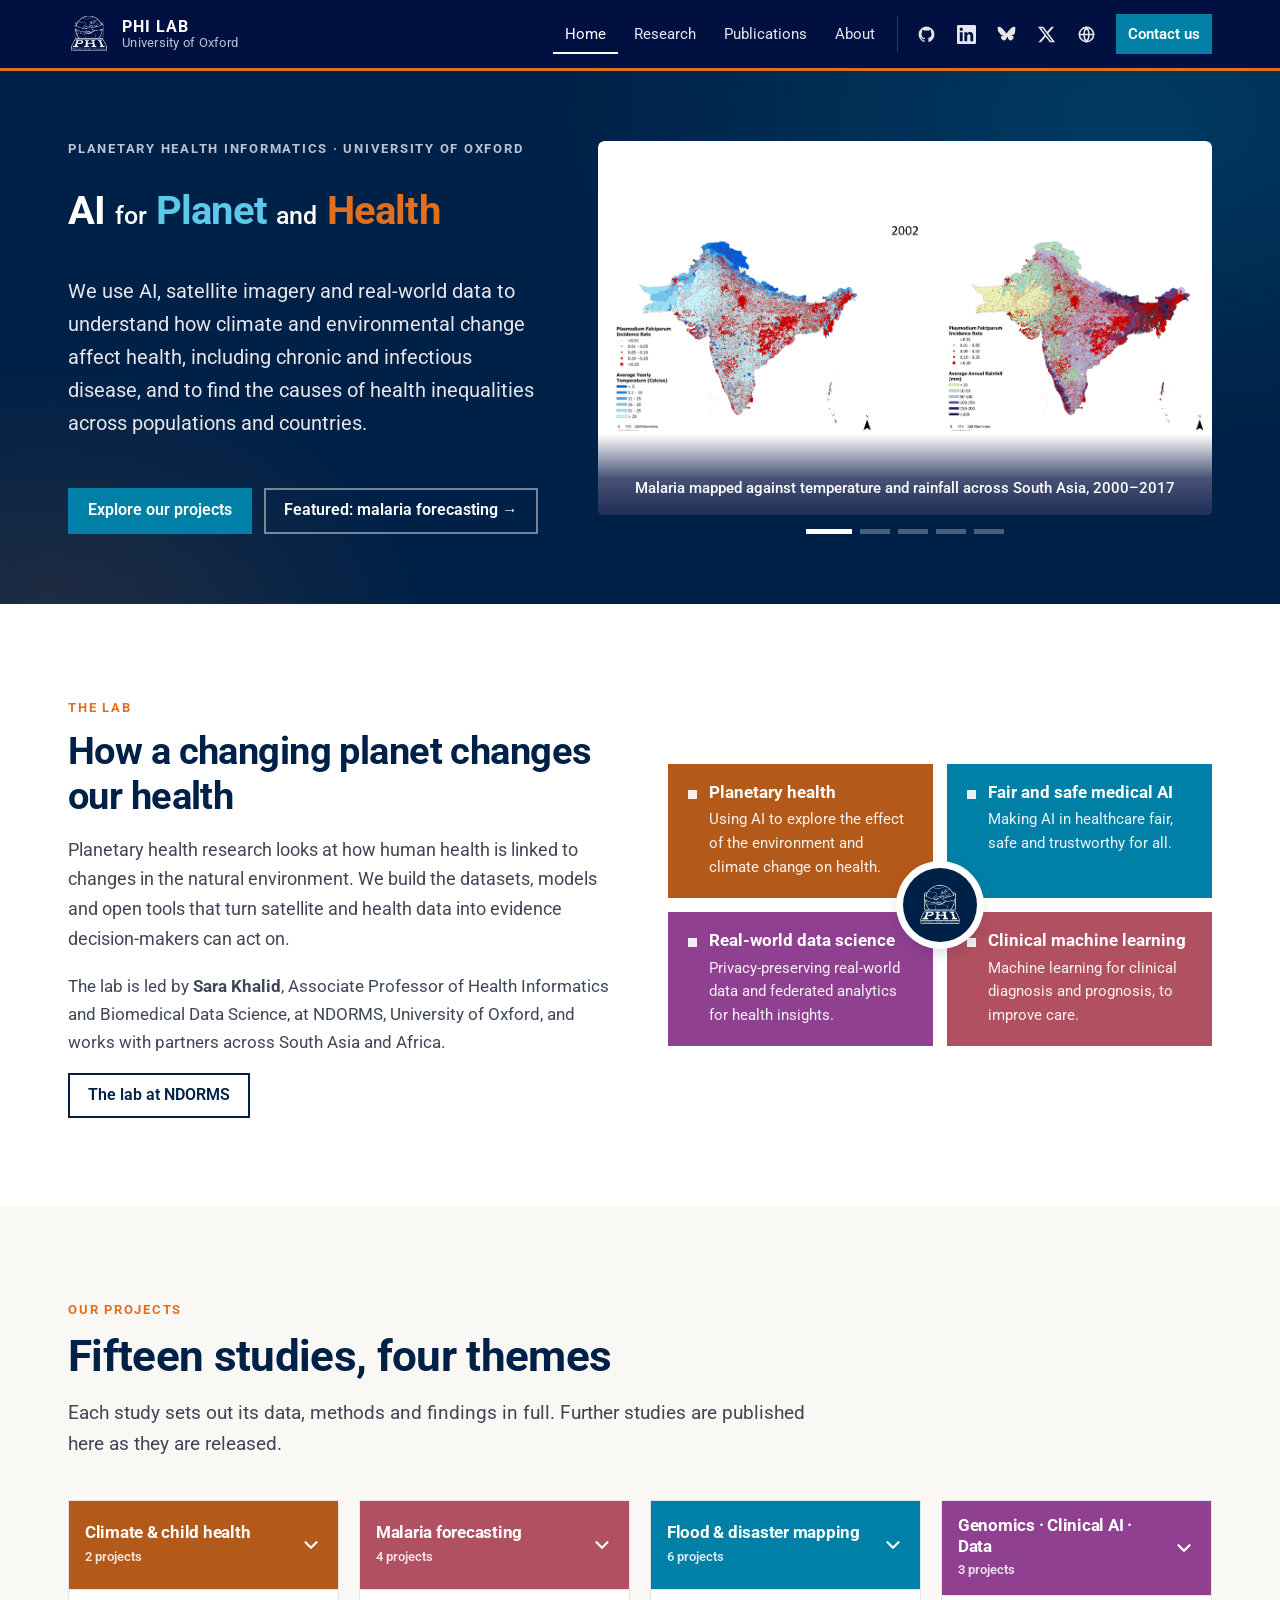
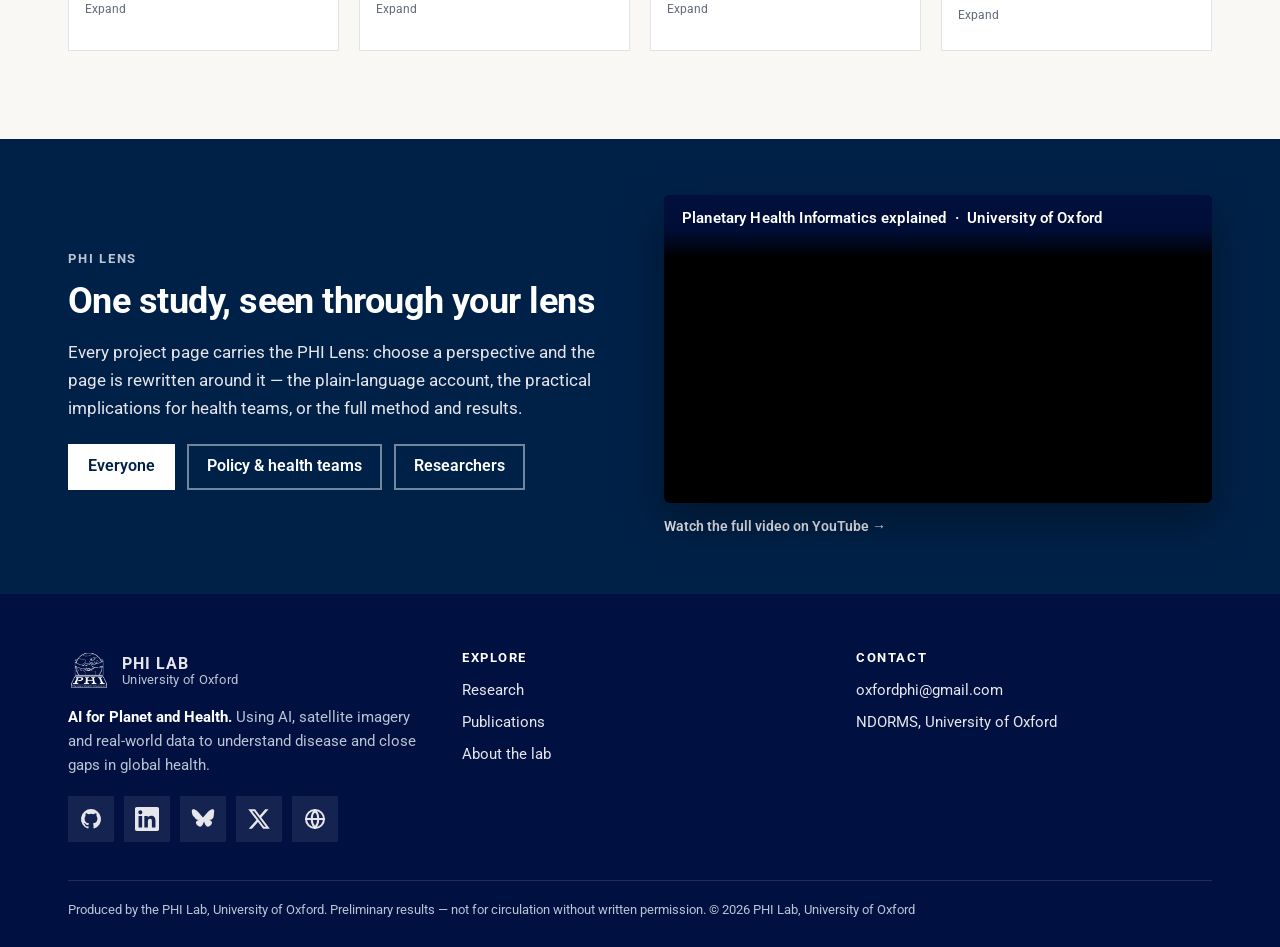
<file: index.html>
<!doctype html>
<html lang="en">
<head>
  <meta charset="utf-8">
  <meta name="viewport" content="width=device-width, initial-scale=1">
  <title>PHI Lab · Planetary Health Informatics, University of Oxford</title>
  <meta name="description" content="The Planetary Health Informatics Lab at the University of Oxford uses AI, satellite imagery and real-world data to understand how climate and environmental change affect health.">
  <link rel="canonical" href="https://abubakar-rana.github.io/phi-dissemination-website/">
  <meta property="og:url" content="https://abubakar-rana.github.io/phi-dissemination-website/">
  <link rel="icon" href="assets/img/phi-logo-white.png">
  <link rel="preconnect" href="https://fonts.googleapis.com">
  <link rel="preconnect" href="https://fonts.gstatic.com" crossorigin>
  <link href="https://fonts.googleapis.com/css2?family=Roboto:ital,wght@0,300;0,400;0,500;0,700;0,900;1,400;1,700&display=swap" rel="stylesheet">
  <link rel="stylesheet" href="assets/css/site.css">
  <meta property="og:type" content="website">
  <meta property="og:title" content="PHI Lab · University of Oxford">
  <meta property="og:description" content="AI, satellite imagery and real-world data for health in a changing climate.">
  <meta property="og:image" content="https://abubakar-rana.github.io/phi-dissemination-website/projects/malaria-project/media/frames/rain-temp-2009.jpg">
  <script type="application/ld+json">
  {
    "@context": "https://schema.org",
    "@type": "ResearchOrganization",
    "name": "Planetary Health Informatics (PHI) Lab",
    "parentOrganization": {"@type": "CollegeOrUniversity", "name": "University of Oxford"},
    "email": "oxfordphi@gmail.com",
    "description": "Uses AI, satellite imagery and real-world data to understand how climate and environmental change affect health, and to identify the causes of health inequalities across populations and countries."
  }
  </script>
</head>
<body>
<a class="skip" href="#main">Skip to content</a>

<header class="site-header">
  <div class="wrap">
    <a class="brand" href="index.html">
      <img src="assets/img/phi-logo-white.png" alt="">
      <span><b>PHI LAB</b><small>University of Oxford</small></span>
    </a>
    <button class="nav-toggle" aria-expanded="false" aria-controls="nav" aria-label="Menu">
      <svg viewBox="0 0 24 24" fill="none" stroke="currentColor" stroke-width="2" stroke-linecap="round"><path d="M4 7h16M4 12h16M4 17h16"/></svg>
    </button>
    <nav class="nav" id="nav" aria-label="Main">
      <a href="index.html" aria-current="page">Home</a>
      <a href="research.html">Research</a>
      <a href="research.html#publications">Publications</a>
      <a href="about.html">About</a>
      <div class="social" data-social aria-label="PHI Lab online"></div>
      <a class="nav-cta" href="mailto:oxfordphi@gmail.com">Contact us</a>
    </nav>
  </div>
</header>

<main id="main">

<!-- ============ Intro ============ -->
<section class="intro on-dark">
  <div class="wrap">
    <div>
      <span class="eyebrow">Planetary Health Informatics · University of Oxford</span>
      <h1><span class="w-key">AI</span> <span class="w-join">for</span> <span class="w-key w-planet">Planet</span> <span class="w-join">and</span> <span class="w-key w-health">Health</span></h1>
      <p class="lede">We use AI, satellite imagery and real-world data to understand how climate and environmental change affect health, including chronic and infectious disease, and to find the causes of health inequalities across populations and countries.</p>
      <div class="btn-row">
        <a class="btn btn-primary" href="#projects">Explore our projects</a>
        <a class="btn btn-ghost" href="projects/malaria-project/index.html">Featured: malaria forecasting →</a>
      </div>
    </div>
    <div class="slideshow" data-interval="6500">
      <div class="stage">
        <figure class="slide contain" data-current aria-hidden="false">
          <img src="projects/malaria-project/media/rain-temperature.gif" alt="Animated maps of South Asia, 2000 to 2017, showing malaria hotspots in red over temperature and rainfall">
          <figcaption>Malaria mapped against temperature and rainfall across South Asia, 2000&ndash;2017</figcaption>
        </figure>
        <figure class="slide" aria-hidden="true">
          <img src="assets/img/hero/malaria-news.jpg" alt="A mosquito resting on a leaf" loading="lazy">
          <figcaption>Using AI and earth observation to predict malaria outbreaks in South Asia</figcaption>
        </figure>
        <figure class="slide" aria-hidden="true">
          <img src="assets/img/hero/west-africa.jpg" alt="A clinician examining a child outside a rural health post" loading="lazy">
          <figcaption>Working with partners across Africa and South Asia on climate and health</figcaption>
        </figure>
        <figure class="slide" aria-hidden="true">
          <img src="assets/img/hero/medical-ai.jpg" alt="Two clinicians reviewing patient data on a screen" loading="lazy">
          <figcaption>Making medical AI fair, safe and trustworthy in every setting</figcaption>
        </figure>
        <figure class="slide" aria-hidden="true">
          <img src="assets/img/hero/health-equity.jpg" alt="A patient during a consultation" loading="lazy">
          <figcaption>Finding the causes of health inequalities in real-world data</figcaption>
        </figure>
      </div>
      <div class="dots" role="tablist" aria-label="Choose a slide">
          <button type="button" role="tab" aria-selected="true" aria-label="Slide 1: Malaria mapped against temperature and rainfall across South Asia, 2000-2017"></button>
          <button type="button" role="tab" aria-selected="false" aria-label="Slide 2: Using AI and earth observation to predict malaria outbreaks in South Asia"></button>
          <button type="button" role="tab" aria-selected="false" aria-label="Slide 3: Working with partners across Africa and South Asia on climate and health"></button>
          <button type="button" role="tab" aria-selected="false" aria-label="Slide 4: Making medical AI fair, safe and trustworthy in every setting"></button>
          <button type="button" role="tab" aria-selected="false" aria-label="Slide 5: Finding the causes of health inequalities in real-world data"></button>
      </div>
    </div>
  </div>
</section>

<!-- ============ About the lab ============ -->
<section class="section alt" id="about">
  <div class="wrap grid-2" style="align-items:start;gap:56px">
    <div class="reveal">
      <span class="eyebrow">The lab</span>
      <h2 style="font-size:clamp(28px,3.2vw,38px)">How a changing planet changes our health</h2>
      <p style="font-size:18px;color:var(--ink-2);margin-top:16px">Planetary health research looks at how human health is linked to changes in the natural environment. We build the datasets, models and open tools that turn satellite and health data into evidence decision-makers can act on.</p>
      <p style="color:var(--ink-2)">The lab is led by <b>Sara Khalid</b>, Associate Professor of Health Informatics and Biomedical Data Science, at NDORMS, University of Oxford, and works with partners across South Asia and Africa.</p>
      <a class="btn btn-outline" href="https://www.ndorms.ox.ac.uk/research/research-groups/planetary-health-informatics" target="_blank" rel="noopener">The lab at NDORMS</a>
    </div>
    <div class="reveal strand-col">
      <div class="strands">
        <span class="strands-badge" aria-hidden="true"><img src="assets/img/phi-logo-white.png" alt=""></span>
        <div class="strand" style="--c:var(--orange-solid)"><i></i><div><b>Planetary health</b><span>Using AI to explore the effect of the environment and climate change on health.</span></div></div>
        <div class="strand" style="--c:var(--cyan-solid)"><i></i><div><b>Fair and safe medical AI</b><span>Making AI in healthcare fair, safe and trustworthy for all.</span></div></div>
        <div class="strand" style="--c:var(--purple-solid)"><i></i><div><b>Real-world data science</b><span>Privacy-preserving real-world data and federated analytics for health insights.</span></div></div>
        <div class="strand" style="--c:var(--rose-solid)"><i></i><div><b>Clinical machine learning</b><span>Machine learning for clinical diagnosis and prognosis, to improve care.</span></div></div>
      </div>
    </div>
  </div>
</section>

<!-- ============ Projects by theme ============ -->
<section class="section" id="projects">
  <div class="wrap">
    <div class="section-head reveal">
      <span class="eyebrow">Our projects</span>
      <h2>Fifteen studies, four themes</h2>
      <p class="lede">Each study sets out its data, methods and findings in full. Further studies are published here as they are released.</p>
    </div>

    <div class="themes">
      <div class="theme-block reveal" style="--c:var(--orange-solid)">
        <button class="folder-head" type="button" aria-expanded="false"><span><h3>Climate &amp; child health</h3><span class="count">2 projects</span></span><svg class="chev" viewBox="0 0 24 24" fill="none" stroke="currentColor" stroke-width="2.4" stroke-linecap="round" stroke-linejoin="round" aria-hidden="true"><path d="M6 9l6 6 6-6"/></svg></button>
        <div class="folder-body"><div><ul class="plist">
          <li><div class="row"><span class="no" style="--n:var(--cyan-solid)">01</span><span><b>Satellite AI for childhood ARI</b><small>11 countries · 9,271 survey clusters · 2017–2022</small><span class="state">Coming soon</span></span></div></li>
          <li><div class="row"><span class="no" style="--n:var(--orange-solid)">02</span><span><b>Rising heat and child wasting</b><small>35 countries · 2000–2023</small><span class="state">Coming soon</span></span></div></li>
        </ul></div></div>
        <p class="folder-hint">Expand</p>
      </div>

      <div class="theme-block reveal" style="--c:var(--rose-solid)">
        <button class="folder-head" type="button" aria-expanded="false"><span><h3>Malaria forecasting</h3><span class="count">4 projects</span></span><svg class="chev" viewBox="0 0 24 24" fill="none" stroke="currentColor" stroke-width="2.4" stroke-linecap="round" stroke-linejoin="round" aria-hidden="true"><path d="M6 9l6 6 6-6"/></svg></button>
        <div class="folder-body"><div><ul class="plist">
          <li><a href="projects/malaria-project/index.html"><span class="no" style="--n:var(--rose-solid)">★</span><span><b>Predicting malaria outbreaks from space</b><small>Pakistan · India · Bangladesh · 2000–2017</small><span class="state">View study →</span></span></a></li>
          <li><div class="row"><span class="no" style="--n:var(--rose-solid)">03</span><span><b>Pan-African malaria forecasting</b><small>44 countries · 5 km grid · 2000–2024</small><span class="state">Coming soon</span></span></div></li>
          <li><div class="row"><span class="no" style="--n:var(--purple-solid)">04</span><span><b>Malaria transmission intensity in India</b><small>District level · forecast 2024</small><span class="state">Coming soon</span></span></div></li>
          <li><div class="row"><span class="no" style="--n:var(--rose-solid)">05</span><span><b>Regional malaria forecasting in Nigeria</b><small>4,352 locations · forecast 2024</small><span class="state">Coming soon</span></span></div></li>
        </ul></div></div>
        <p class="folder-hint">Expand</p>
      </div>

      <div class="theme-block reveal" style="--c:var(--cyan-solid)">
        <button class="folder-head" type="button" aria-expanded="false"><span><h3>Flood &amp; disaster mapping</h3><span class="count">6 projects</span></span><svg class="chev" viewBox="0 0 24 24" fill="none" stroke="currentColor" stroke-width="2.4" stroke-linecap="round" stroke-linejoin="round" aria-hidden="true"><path d="M6 9l6 6 6-6"/></svg></button>
        <div class="folder-body"><div><ul class="plist">
          <li><div class="row"><span class="no" style="--n:var(--cyan-solid)">06</span><span><b>Real-time flood nowcasting</b><small>Sialkot, Pakistan · 2025 monsoon</small><span class="state">Coming soon</span></span></div></li>
          <li><div class="row"><span class="no" style="--n:var(--cyan-solid)">07</span><span><b>Flood depth across South Asia</b><small>Pakistan · India · Bangladesh · Sri Lanka</small><span class="state">Coming soon</span></span></div></li>
          <li><div class="row"><span class="no" style="--n:var(--orange-solid)">08</span><span><b>Schools and clinics in flood zones</b><small>6 countries · 145,176 facilities</small><span class="state">Coming soon</span></span></div></li>
          <li><div class="row"><span class="no" style="--n:var(--rose-solid)">09</span><span><b>Rapid loss &amp; damage assessment</b><small>Nepal · 77 districts · 2026</small><span class="state">Coming soon</span></span></div></li>
          <li><div class="row"><span class="no" style="--n:var(--purple-solid)">10</span><span><b>Precipitation and multi-hazard risk</b><small>Khyber Pakhtunkhwa, Pakistan · 2025</small><span class="state">Coming soon</span></span></div></li>
          <li><div class="row"><span class="no" style="--n:var(--orange-solid)">11</span><span><b>Earthquake rapid loss assessment</b><small>Central Flores, Indonesia</small><span class="state">Coming soon</span></span></div></li>
        </ul></div></div>
        <p class="folder-hint">Expand</p>
      </div>

      <div class="theme-block reveal" style="--c:var(--purple-solid)">
        <button class="folder-head" type="button" aria-expanded="false"><span><h3>Genomics · Clinical AI · Data</h3><span class="count">3 projects</span></span><svg class="chev" viewBox="0 0 24 24" fill="none" stroke="currentColor" stroke-width="2.4" stroke-linecap="round" stroke-linejoin="round" aria-hidden="true"><path d="M6 9l6 6 6-6"/></svg></button>
        <div class="folder-body"><div><ul class="plist">
          <li><div class="row"><span class="no" style="--n:var(--rose-solid)">12</span><span><b>Genome × climate: heat-shock variants</b><small>17 heat-response genes · UK Biobank</small><span class="state">Coming soon</span></span></div></li>
          <li><div class="row"><span class="no" style="--n:var(--cyan-solid)">13</span><span><b>Open MSK imaging AI along the care pathway</b><small>Four open musculoskeletal datasets</small><span class="state">Coming soon</span></span></div></li>
          <li><div class="row"><span class="no" style="--n:var(--cyan-solid)">14</span><span><b>Geospatial health data pipeline</b><small>43 countries · ~5 km resolution</small><span class="state">Coming soon</span></span></div></li>
        </ul></div></div>
        <p class="folder-hint">Expand</p>
      </div>
    </div>
  </div>
</section>

<!-- ============ Reading levels + contact ============ -->
<section class="section dark on-dark tight">
  <div class="wrap grid-2" style="align-items:center">
    <div class="reveal">
      <span class="eyebrow">PHI Lens</span>
      <h2 style="font-size:clamp(26px,3vw,36px)">One study, seen through your lens</h2>
      <p style="margin-top:16px">Every project page carries the PHI Lens: choose a perspective and the page is rewritten around it — the plain-language account, the practical implications for health teams, or the full method and results.</p>
      <div class="btn-row" style="margin-top:22px">
        <a class="btn btn-light" href="projects/malaria-project/index.html?lens=everyone">Everyone</a>
        <a class="btn btn-ghost" href="projects/malaria-project/index.html?lens=policy">Policy &amp; health teams</a>
        <a class="btn btn-ghost" href="projects/malaria-project/index.html?lens=research">Researchers</a>
      </div>
    </div>
    <div class="reveal">
      <div class="video-embed" data-video="lthbi7OXKEE" data-poster="assets/img/video-poster.jpg">
        <iframe src="https://www.youtube-nocookie.com/embed/lthbi7OXKEE?autoplay=1&amp;mute=1&amp;controls=0&amp;loop=1&amp;playlist=lthbi7OXKEE&amp;playsinline=1&amp;rel=0&amp;modestbranding=1&amp;iv_load_policy=3&amp;cc_load_policy=0&amp;cc_lang_pref=none&amp;disablekb=1&amp;fs=0&amp;enablejsapi=1&amp;start=8"
                title="Planetary Health Informatics explained" loading="lazy"
                allow="accelerometer; autoplay; clipboard-write; encrypted-media; gyroscope; picture-in-picture; web-share"
                referrerpolicy="strict-origin-when-cross-origin" allowfullscreen></iframe>
        <p class="video-label">Planetary Health Informatics explained &nbsp;·&nbsp; University of Oxford</p>
      </div>
      <p class="video-note"><a href="https://www.youtube.com/watch?v=lthbi7OXKEE" target="_blank" rel="noopener">Watch the full video on YouTube &rarr;</a></p>
    </div>
  </div>
</section>

</main>

<footer class="site-footer">
  <div class="wrap">
    <div class="top">
      <div>
        <a class="brand" href="index.html"><img src="assets/img/phi-logo-white.png" alt=""><span><b>PHI LAB</b><small>University of Oxford</small></span></a>
        <p><b style="color:#fff">AI for Planet and Health.</b> Using AI, satellite imagery and real-world data to understand disease and close gaps in global health.</p>
        <div class="social" data-social aria-label="PHI Lab online"></div>
      </div>
      <div>
        <h4>Explore</h4>
        <ul>
          <li><a href="research.html">Research</a></li>
          <li><a href="research.html#publications">Publications</a></li>
          <li><a href="about.html">About the lab</a></li>
        </ul>
      </div>
      <div>
        <h4>Contact</h4>
        <ul>
          <li><a href="mailto:oxfordphi@gmail.com">oxfordphi@gmail.com</a></li>
          <li><a href="https://www.ndorms.ox.ac.uk/research/research-groups/planetary-health-informatics" target="_blank" rel="noopener">NDORMS, University of Oxford</a></li>
        </ul>
      </div>
    </div>
    <div class="legal">Produced by the PHI Lab, University of Oxford. Preliminary results — not for circulation without written permission. © <span data-year>2026</span> PHI Lab, University of Oxford</div>
  </div>
</footer>

<script src="assets/js/site.js"></script>
</body>
</html>
</file>
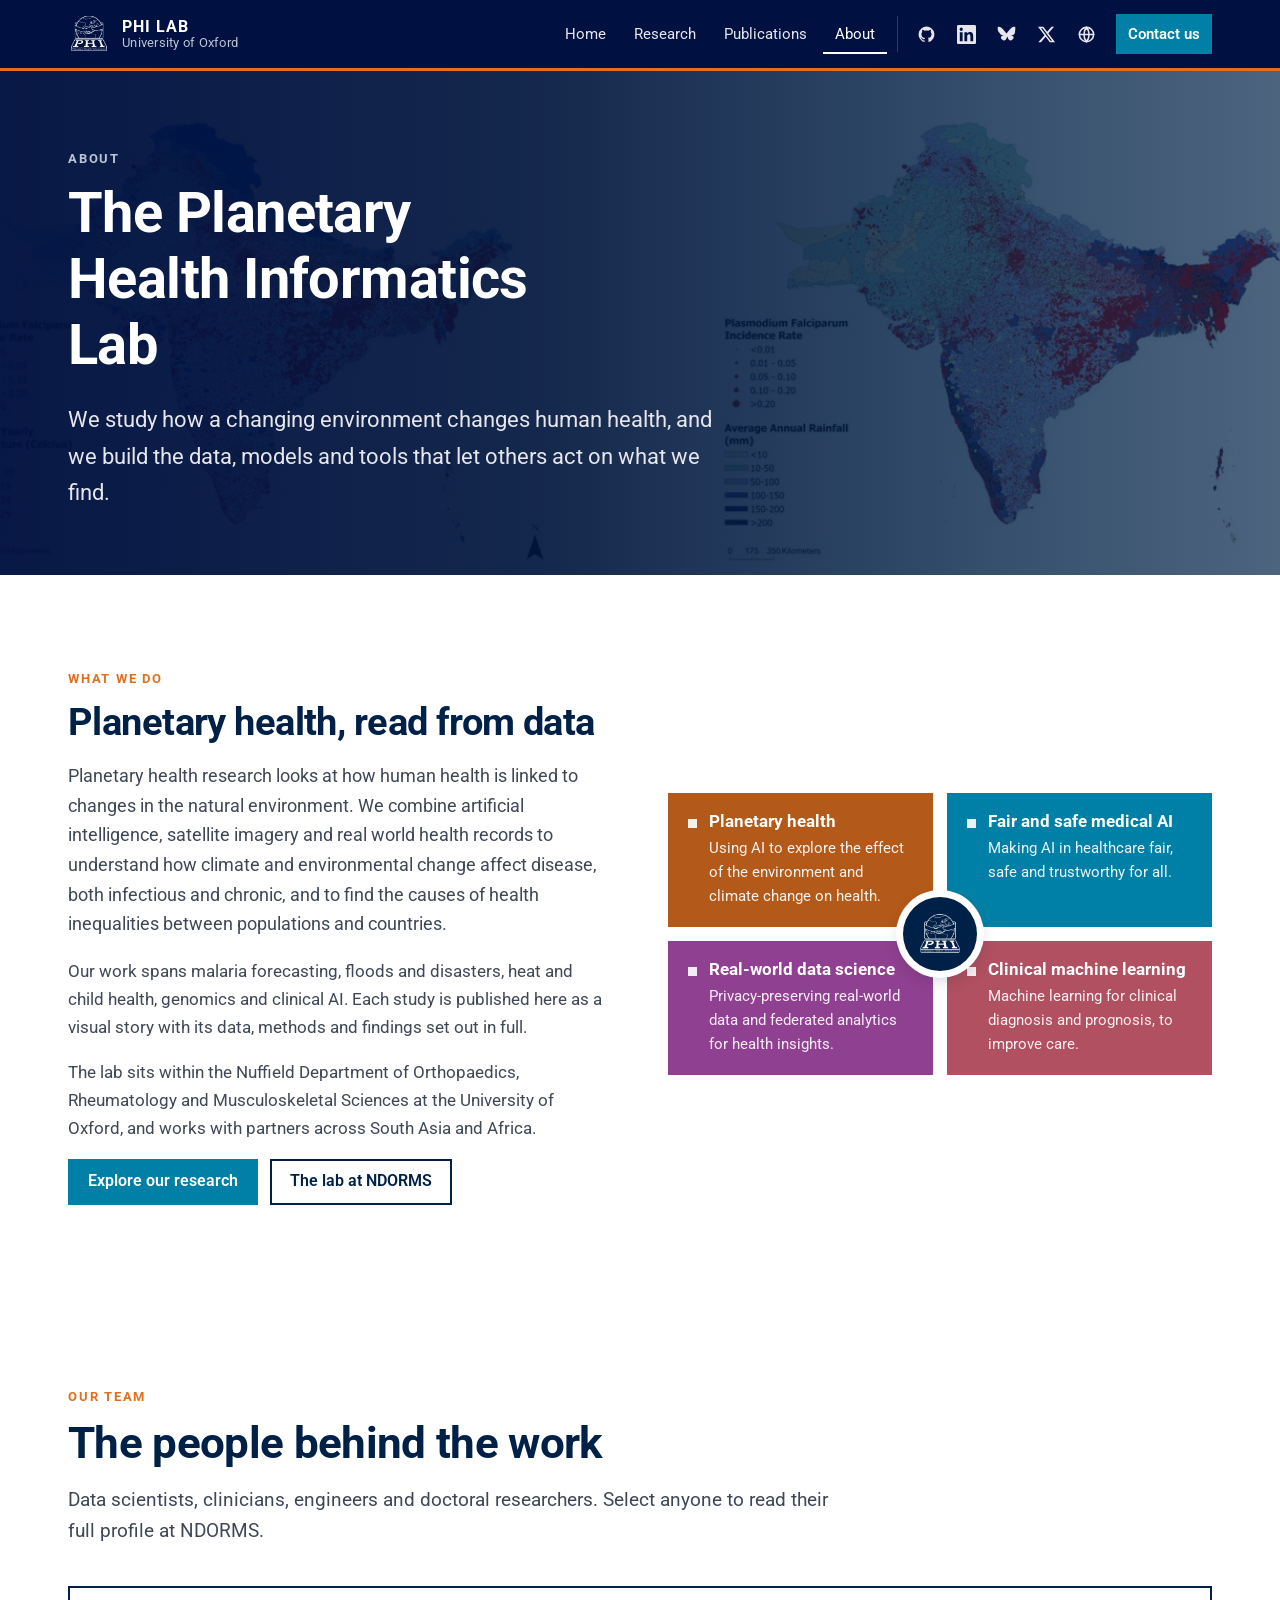
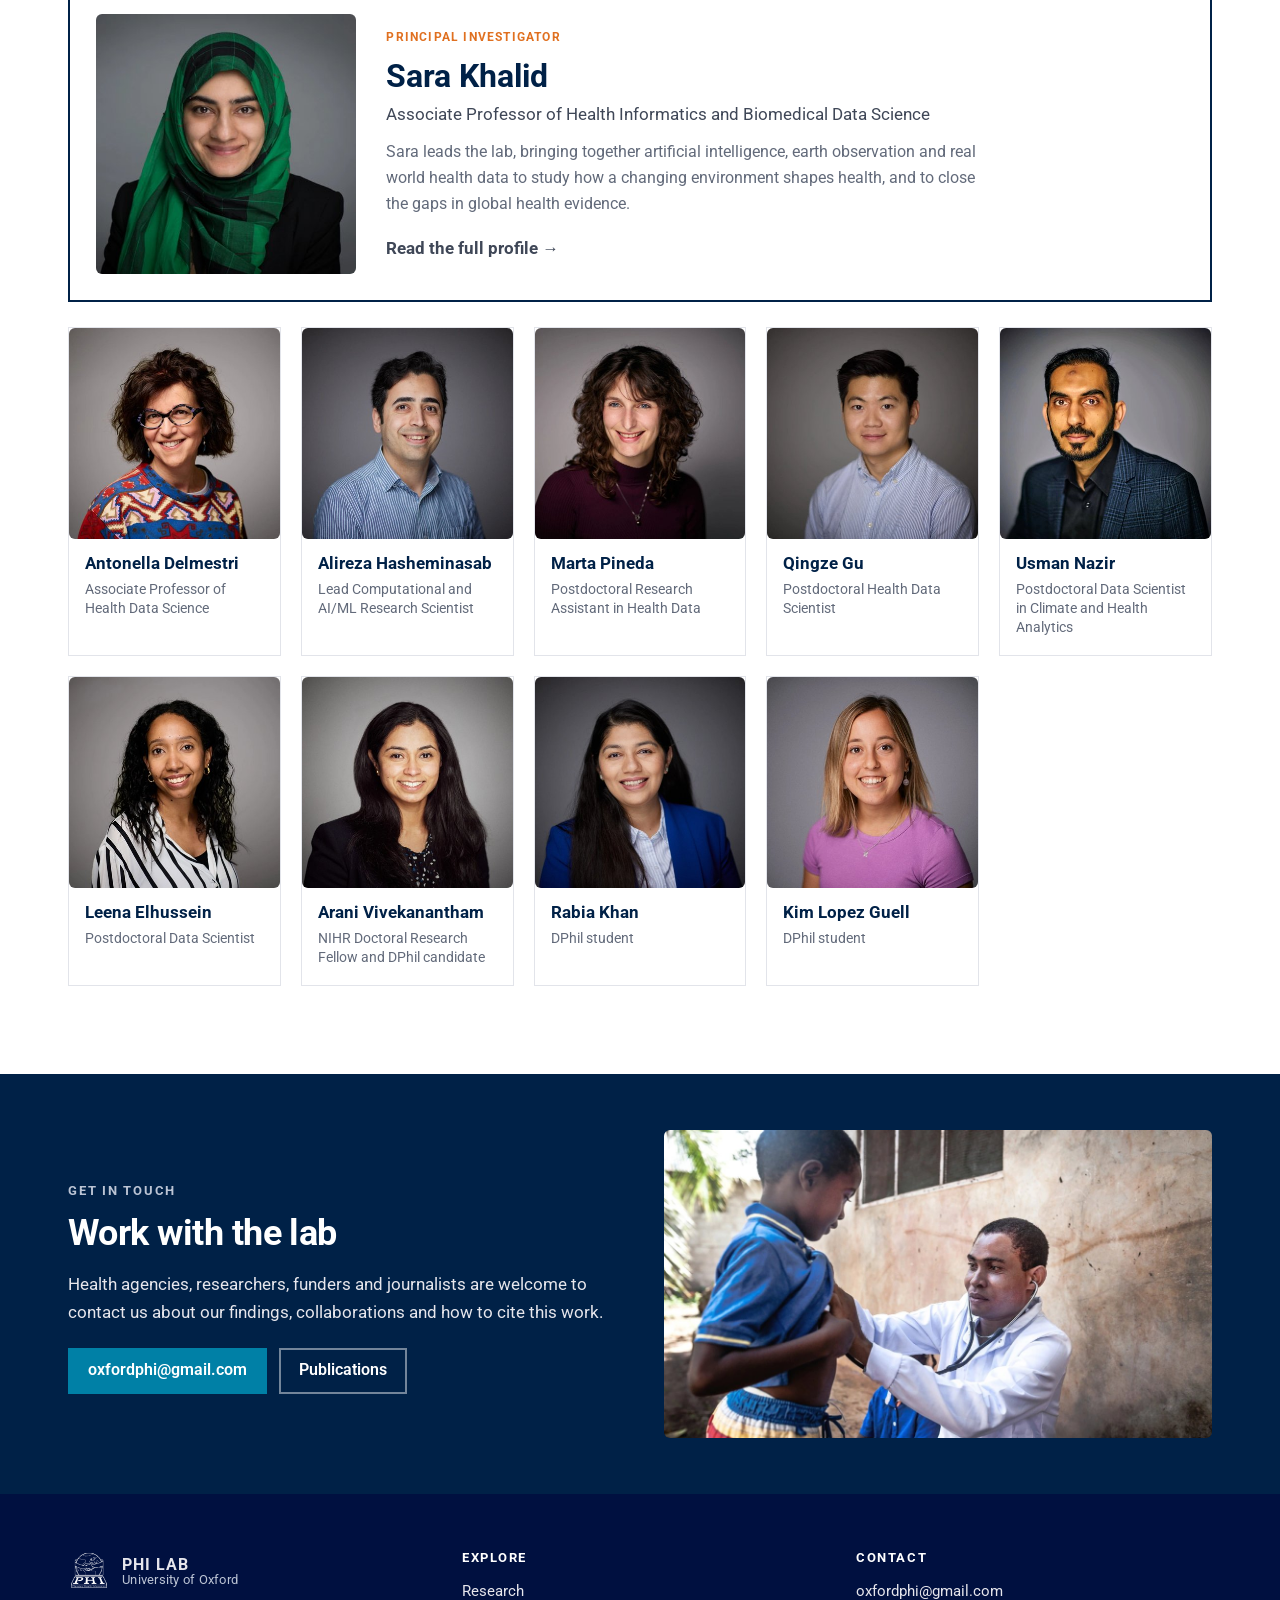
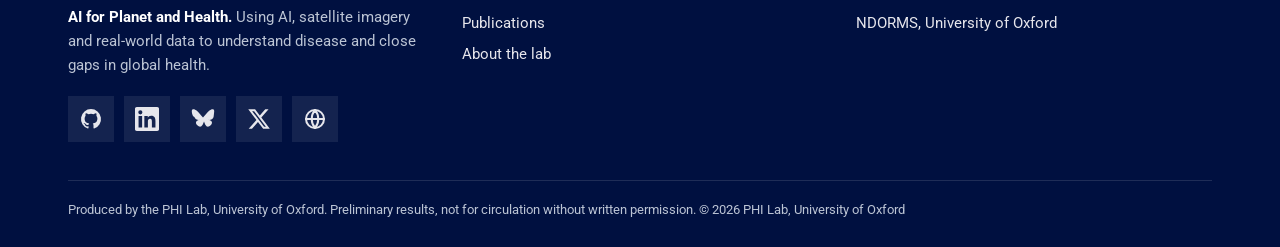
<file: about.html>
<!doctype html>
<html lang="en">
<head>
  <meta charset="utf-8">
  <meta name="viewport" content="width=device-width, initial-scale=1">
  <title>About · PHI Lab, University of Oxford</title>
  <meta name="description" content="The Planetary Health Informatics Lab at the University of Oxford: what we do, how we work, and the team behind the research.">
  <link rel="canonical" href="https://abubakar-rana.github.io/phi-dissemination-website/about.html">
  <meta property="og:url" content="https://abubakar-rana.github.io/phi-dissemination-website/about.html">
  <link rel="icon" href="assets/img/phi-logo-white.png">
  <link rel="preconnect" href="https://fonts.googleapis.com">
  <link rel="preconnect" href="https://fonts.gstatic.com" crossorigin>
  <link href="https://fonts.googleapis.com/css2?family=Roboto:ital,wght@0,300;0,400;0,500;0,700;0,900;1,400;1,700&display=swap" rel="stylesheet">
  <link rel="stylesheet" href="assets/css/site.css">
  <meta property="og:type" content="website">
  <meta property="og:title" content="About the PHI Lab">
  <meta property="og:description" content="AI, satellite imagery and real-world data for health in a changing climate.">
  <meta property="og:image" content="https://abubakar-rana.github.io/phi-dissemination-website/assets/img/hero/west-africa.jpg">
</head>
<body>
<a class="skip" href="#main">Skip to content</a>

<header class="site-header">
  <div class="wrap">
    <a class="brand" href="index.html">
      <img src="assets/img/phi-logo-white.png" alt="">
      <span><b>PHI LAB</b><small>University of Oxford</small></span>
    </a>
    <button class="nav-toggle" aria-expanded="false" aria-controls="nav" aria-label="Menu">
      <svg viewBox="0 0 24 24" fill="none" stroke="currentColor" stroke-width="2" stroke-linecap="round"><path d="M4 7h16M4 12h16M4 17h16"/></svg>
    </button>
    <nav class="nav" id="nav" aria-label="Main">
      <a href="index.html">Home</a>
      <a href="research.html">Research</a>
      <a href="research.html#publications">Publications</a>
      <a href="about.html" aria-current="page">About</a>
      <div class="social" data-social aria-label="PHI Lab online"></div>
      <a class="nav-cta" href="mailto:oxfordphi@gmail.com">Contact us</a>
    </nav>
  </div>
</header>

<main id="main">

<!-- ============ Intro ============ -->
<section class="home-hero on-dark has-figure" style="padding:72px 0 64px">
  <div class="hero-figure" aria-hidden="true"></div>
  <div class="wrap">
    <span class="eyebrow">About</span>
    <h1 style="font-size:clamp(34px,4.6vw,56px)">The Planetary Health Informatics Lab</h1>
    <p class="lede" style="margin-bottom:0">We study how a changing environment changes human health, and we build the data, models and tools that let others act on what we find.</p>
  </div>
</section>

<!-- ============ What we do ============ -->
<section class="section alt">
  <div class="wrap grid-2" style="align-items:start;gap:56px">
    <div class="reveal">
      <span class="eyebrow">What we do</span>
      <h2 style="font-size:clamp(28px,3.2vw,38px)">Planetary health, read from data</h2>
      <p style="font-size:18px;color:var(--ink-2);margin-top:16px">Planetary health research looks at how human health is linked to changes in the natural environment. We combine artificial intelligence, satellite imagery and real world health records to understand how climate and environmental change affect disease, both infectious and chronic, and to find the causes of health inequalities between populations and countries.</p>
      <p style="color:var(--ink-2)">Our work spans malaria forecasting, floods and disasters, heat and child health, genomics and clinical AI. Each study is published here as a visual story with its data, methods and findings set out in full.</p>
      <p style="color:var(--ink-2)">The lab sits within the Nuffield Department of Orthopaedics, Rheumatology and Musculoskeletal Sciences at the University of Oxford, and works with partners across South Asia and Africa.</p>
      <div class="btn-row" style="margin-top:8px">
        <a class="btn btn-primary" href="research.html">Explore our research</a>
        <a class="btn btn-outline" href="https://www.ndorms.ox.ac.uk/research/research-groups/planetary-health-informatics" target="_blank" rel="noopener">The lab at NDORMS</a>
      </div>
    </div>
    <div class="reveal strand-col">
      <div class="strands">
        <span class="strands-badge" aria-hidden="true"><img src="assets/img/phi-logo-white.png" alt=""></span>
        <div class="strand" style="--c:var(--orange-solid)"><i></i><div><b>Planetary health</b><span>Using AI to explore the effect of the environment and climate change on health.</span></div></div>
        <div class="strand" style="--c:var(--cyan-solid)"><i></i><div><b>Fair and safe medical AI</b><span>Making AI in healthcare fair, safe and trustworthy for all.</span></div></div>
        <div class="strand" style="--c:var(--purple-solid)"><i></i><div><b>Real-world data science</b><span>Privacy-preserving real-world data and federated analytics for health insights.</span></div></div>
        <div class="strand" style="--c:var(--rose-solid)"><i></i><div><b>Clinical machine learning</b><span>Machine learning for clinical diagnosis and prognosis, to improve care.</span></div></div>
      </div>
    </div>
  </div>
</section>

<!-- ============ Team ============ -->
<section class="section alt" id="team">
  <div class="wrap">
    <div class="section-head reveal">
      <span class="eyebrow">Our team</span>
      <h2>The people behind the work</h2>
      <p class="lede">Data scientists, clinicians, engineers and doctoral researchers. Select anyone to read their full profile at NDORMS.</p>
    </div>
    <a class="member lead reveal" href="https://www.ndorms.ox.ac.uk/team/sara-khalid" target="_blank" rel="noopener">
      <img src="assets/img/team/sara-khalid.jpg" alt="Sara Khalid" width="420" height="420">
      <div class="lead-body">
        <em>Principal Investigator</em>
        <b>Sara Khalid</b>
        <span>Associate Professor of Health Informatics and Biomedical Data Science</span>
        <p>Sara leads the lab, bringing together artificial intelligence, earth observation and real world health data to study how a changing environment shapes health, and to close the gaps in global health evidence.</p>
        <span class="go">Read the full profile &rarr;</span>
      </div>
    </a>

    <div class="team-grid">
      <a class="member reveal" href="https://www.ndorms.ox.ac.uk/team/antonella-delmestri" target="_blank" rel="noopener">
        <img src="assets/img/team/antonella-delmestri.jpg" alt="Antonella Delmestri" width="420" height="420" loading="lazy">
        <b>Antonella Delmestri</b><span>Associate Professor of Health Data Science</span>
      </a>
      <a class="member reveal" href="https://www.ndorms.ox.ac.uk/team/alireza-hasheminasab" target="_blank" rel="noopener">
        <img src="assets/img/team/alireza-hasheminasab.jpg" alt="Alireza Hasheminasab" width="420" height="420" loading="lazy">
        <b>Alireza Hasheminasab</b><span>Lead Computational and AI/ML Research Scientist</span>
      </a>
      <a class="member reveal" href="https://www.ndorms.ox.ac.uk/team/marta-pineda" target="_blank" rel="noopener">
        <img src="assets/img/team/marta-pineda.jpg" alt="Marta Pineda" width="420" height="420" loading="lazy">
        <b>Marta Pineda</b><span>Postdoctoral Research Assistant in Health Data</span>
      </a>
      <a class="member reveal" href="https://www.ndorms.ox.ac.uk/team/qingze-gu" target="_blank" rel="noopener">
        <img src="assets/img/team/qingze-gu.jpg" alt="Qingze Gu" width="420" height="420" loading="lazy">
        <b>Qingze Gu</b><span>Postdoctoral Health Data Scientist</span>
      </a>
      <a class="member reveal" href="https://www.ndorms.ox.ac.uk/team/usman-nazir" target="_blank" rel="noopener">
        <img src="assets/img/team/usman-nazir.jpg" alt="Usman Nazir" width="420" height="420" loading="lazy">
        <b>Usman Nazir</b><span>Postdoctoral Data Scientist in Climate and Health Analytics</span>
      </a>
      <a class="member reveal" href="https://www.ndorms.ox.ac.uk/team/leena-elhussein" target="_blank" rel="noopener">
        <img src="assets/img/team/leena-elhussein.jpg" alt="Leena Elhussein" width="420" height="420" loading="lazy">
        <b>Leena Elhussein</b><span>Postdoctoral Data Scientist</span>
      </a>
      <a class="member reveal" href="https://www.ndorms.ox.ac.uk/team/arani-vivekanantham" target="_blank" rel="noopener">
        <img src="assets/img/team/arani-vivekanantham.jpg" alt="Arani Vivekanantham" width="420" height="420" loading="lazy">
        <b>Arani Vivekanantham</b><span>NIHR Doctoral Research Fellow and DPhil candidate</span>
      </a>
      <a class="member reveal" href="https://www.ndorms.ox.ac.uk/team/rabia-khan" target="_blank" rel="noopener">
        <img src="assets/img/team/rabia-khan.jpg" alt="Rabia Khan" width="420" height="420" loading="lazy">
        <b>Rabia Khan</b><span>DPhil student</span>
      </a>
      <a class="member reveal" href="https://www.ndorms.ox.ac.uk/team/kim-lopez-guell" target="_blank" rel="noopener">
        <img src="assets/img/team/kim-lopez-guell.jpg" alt="Kim Lopez Guell" width="420" height="420" loading="lazy">
        <b>Kim Lopez Guell</b><span>DPhil student</span>
      </a>
    </div>
  </div>
</section>

<!-- ============ Contact ============ -->
<section class="section dark on-dark tight">
  <div class="wrap grid-2" style="align-items:center">
    <div class="reveal">
      <span class="eyebrow">Get in touch</span>
      <h2 style="font-size:clamp(26px,3vw,36px)">Work with the lab</h2>
      <p style="margin-top:16px">Health agencies, researchers, funders and journalists are welcome to contact us about our findings, collaborations and how to cite this work.</p>
      <div class="btn-row" style="margin-top:22px">
        <a class="btn btn-primary" href="mailto:oxfordphi@gmail.com">oxfordphi@gmail.com</a>
        <a class="btn btn-ghost" href="research.html#publications">Publications</a>
      </div>
    </div>
    <div class="reveal">
      <img src="assets/img/hero/west-africa.jpg" alt="A clinician examining a child outside a rural health post" width="1140" height="641" loading="lazy">
    </div>
  </div>
</section>

</main>

<footer class="site-footer">
  <div class="wrap">
    <div class="top">
      <div>
        <a class="brand" href="index.html"><img src="assets/img/phi-logo-white.png" alt=""><span><b>PHI LAB</b><small>University of Oxford</small></span></a>
        <p><b style="color:#fff">AI for Planet and Health.</b> Using AI, satellite imagery and real-world data to understand disease and close gaps in global health.</p>
        <div class="social" data-social aria-label="PHI Lab online"></div>
      </div>
      <div>
        <h4>Explore</h4>
        <ul>
          <li><a href="research.html">Research</a></li>
          <li><a href="research.html#publications">Publications</a></li>
          <li><a href="about.html">About the lab</a></li>
        </ul>
      </div>
      <div>
        <h4>Contact</h4>
        <ul>
          <li><a href="mailto:oxfordphi@gmail.com">oxfordphi@gmail.com</a></li>
          <li><a href="https://www.ndorms.ox.ac.uk/research/research-groups/planetary-health-informatics" target="_blank" rel="noopener">NDORMS, University of Oxford</a></li>
        </ul>
      </div>
    </div>
    <div class="legal">Produced by the PHI Lab, University of Oxford. Preliminary results, not for circulation without written permission. © <span data-year>2026</span> PHI Lab, University of Oxford</div>
  </div>
</footer>

<script src="assets/js/site.js"></script>
</body>
</html>
</file>
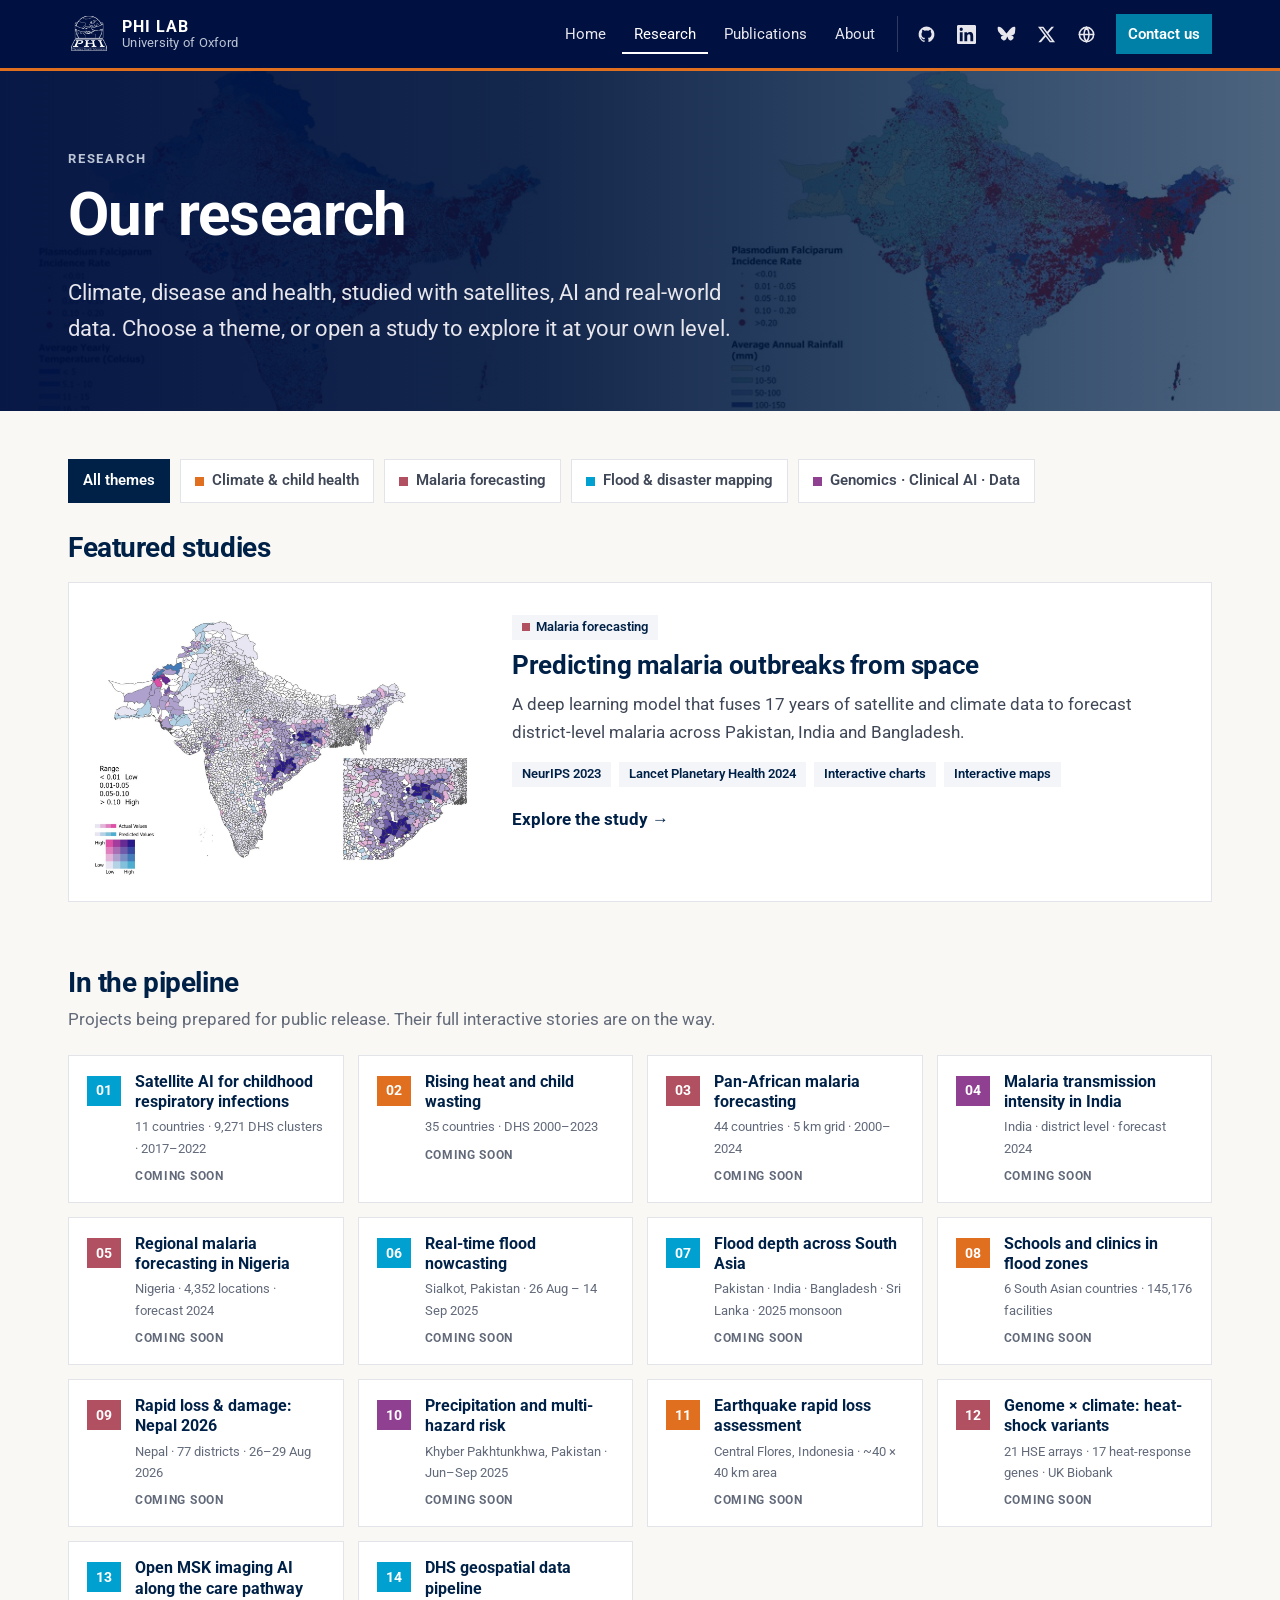
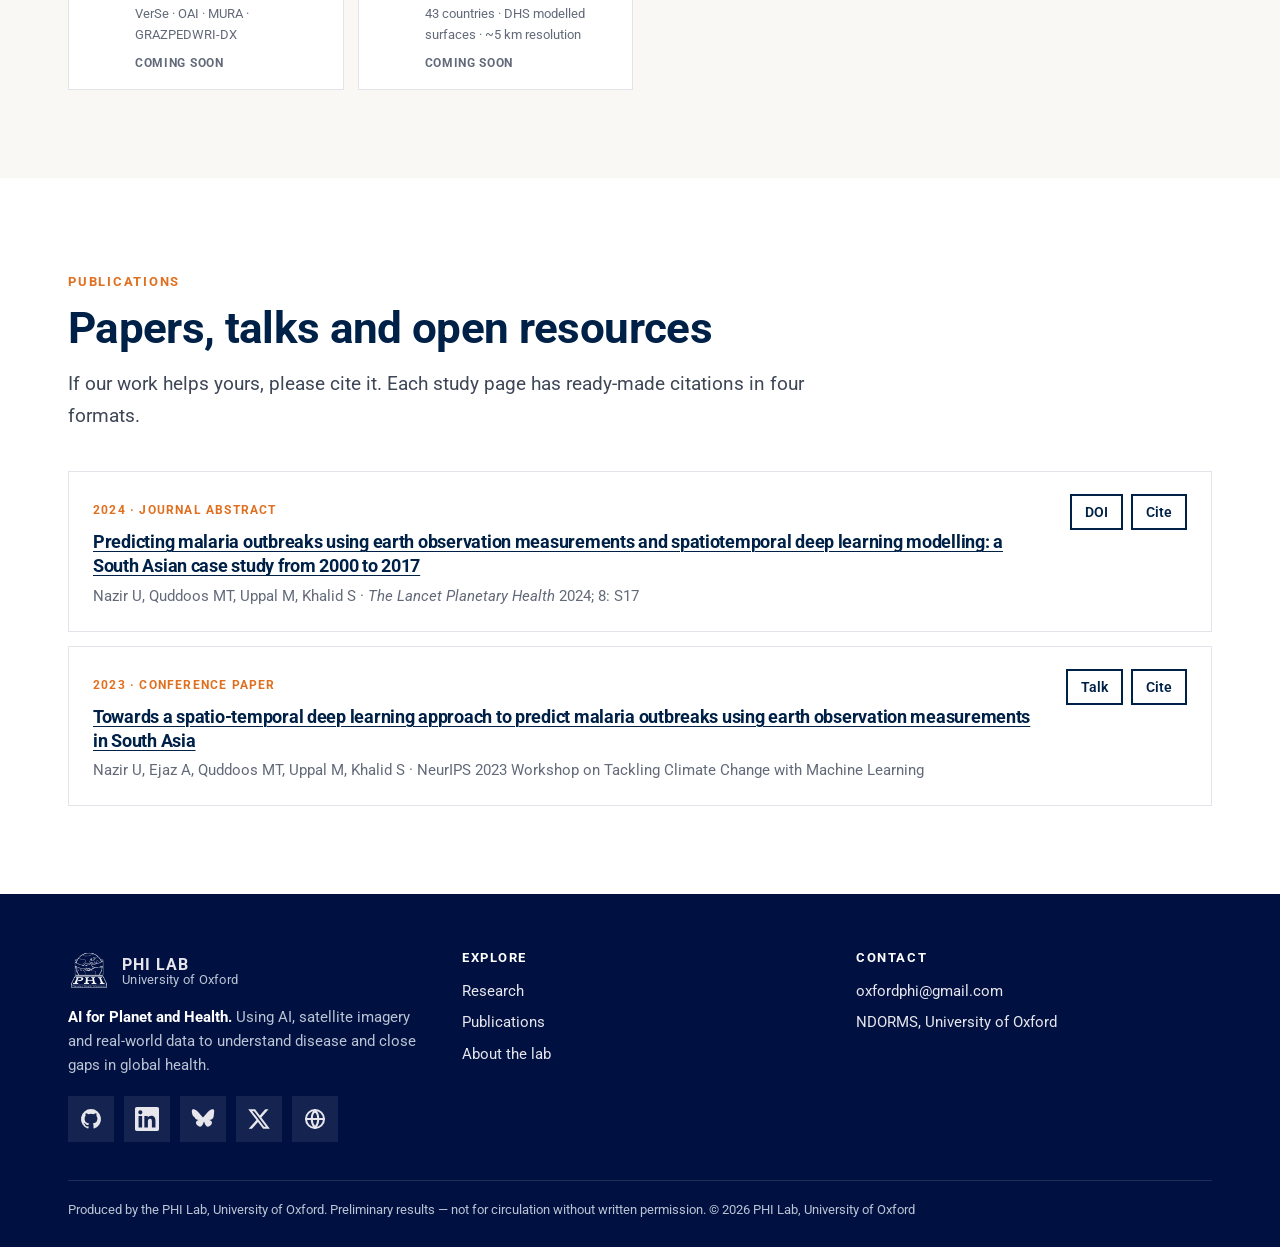
<file: research.html>
<!doctype html>
<html lang="en">
<head>
  <meta charset="utf-8">
  <meta name="viewport" content="width=device-width, initial-scale=1">
  <title>Research · PHI Lab, University of Oxford</title>
  <meta name="description" content="Research projects and publications from the PHI Lab: malaria forecasting, climate and child health, flood and disaster mapping, genomics and clinical AI.">
  <link rel="canonical" href="https://abubakar-rana.github.io/phi-dissemination-website/research.html">
  <meta property="og:url" content="https://abubakar-rana.github.io/phi-dissemination-website/research.html">
  <meta property="og:type" content="website">
  <meta property="og:title" content="Research · PHI Lab">
  <meta property="og:description" content="Malaria forecasting, climate and child health, flood and disaster mapping, genomics and clinical AI.">
  <meta property="og:image" content="https://abubakar-rana.github.io/phi-dissemination-website/projects/malaria-project/media/figures/map-mlstm.jpg">
  <link rel="icon" href="assets/img/phi-logo-white.png">
  <link rel="preconnect" href="https://fonts.googleapis.com">
  <link rel="preconnect" href="https://fonts.gstatic.com" crossorigin>
  <link href="https://fonts.googleapis.com/css2?family=Roboto:ital,wght@0,300;0,400;0,500;0,700;0,900;1,400;1,700&display=swap" rel="stylesheet">
  <link rel="stylesheet" href="assets/css/site.css">
</head>
<body>
<a class="skip" href="#main">Skip to content</a>

<header class="site-header">
  <div class="wrap">
    <a class="brand" href="index.html">
      <img src="assets/img/phi-logo-white.png" alt="">
      <span><b>PHI LAB</b><small>University of Oxford</small></span>
    </a>
    <button class="nav-toggle" aria-expanded="false" aria-controls="nav" aria-label="Menu">
      <svg viewBox="0 0 24 24" fill="none" stroke="currentColor" stroke-width="2" stroke-linecap="round"><path d="M4 7h16M4 12h16M4 17h16"/></svg>
    </button>
    <nav class="nav" id="nav" aria-label="Main">
      <a href="index.html">Home</a>
      <a href="research.html" aria-current="page">Research</a>
      <a href="#publications">Publications</a>
      <a href="about.html">About</a>
      <div class="social" data-social aria-label="PHI Lab online"></div>
      <a class="nav-cta" href="mailto:oxfordphi@gmail.com">Contact us</a>
    </nav>
  </div>
</header>

<main id="main">

<section class="home-hero on-dark has-figure" style="padding:72px 0 64px">
  <div class="hero-figure" aria-hidden="true"></div>
  <div class="wrap">
    <span class="eyebrow">Research</span>
    <h1 style="font-size:clamp(36px,5vw,60px)">Our research</h1>
    <p class="lede" style="margin-bottom:0">Climate, disease and health, studied with satellites, AI and real-world data. Choose a theme, or open a study to explore it at your own level.</p>
  </div>
</section>

<section class="section" style="padding-top:48px">
  <div class="wrap">
    <div class="filters" role="group" aria-label="Filter by theme">
      <button type="button" class="chip" data-filter="all" aria-pressed="true">All themes</button>
      <button type="button" class="chip" data-filter="climate" aria-pressed="false" style="--c:var(--orange)"><span class="dot"></span>Climate &amp; child health</button>
      <button type="button" class="chip" data-filter="malaria" aria-pressed="false" style="--c:var(--rose)"><span class="dot"></span>Malaria forecasting</button>
      <button type="button" class="chip" data-filter="flood" aria-pressed="false" style="--c:var(--cyan)"><span class="dot"></span>Flood &amp; disaster mapping</button>
      <button type="button" class="chip" data-filter="genomics" aria-pressed="false" style="--c:var(--purple)"><span class="dot"></span>Genomics · Clinical AI · Data</button>
    </div>

    <h2 style="font-size:28px;margin:8px 0 18px">Featured studies</h2>
    <div id="featured">
      <a class="pcard reveal" data-theme="malaria" href="projects/malaria-project/index.html">
        <img src="projects/malaria-project/media/figures/map-mlstm.jpg" alt="Map comparing predicted and true malaria incidence across South Asia" width="1600" height="1236" loading="lazy">
        <div class="body">
          <span class="tag"><span class="dot" style="--c:var(--rose)"></span>Malaria forecasting</span>
          <h3>Predicting malaria outbreaks from space</h3>
          <p style="color:var(--ink-2);margin:0">A deep learning model that fuses 17 years of satellite and climate data to forecast district-level malaria across Pakistan, India and Bangladesh.</p>
          <div class="meta">
            <span class="tag">NeurIPS 2023</span><span class="tag">Lancet Planetary Health 2024</span><span class="tag">Interactive charts</span><span class="tag">Interactive maps</span>
          </div>
          <div class="go">Explore the study →</div>
        </div>
      </a>
      <p class="empty" data-empty-note="featured" hidden style="color:var(--muted)">The full story for this theme is coming soon. See the projects in progress below.</p>
    </div>

    <h2 style="font-size:28px;margin:64px 0 6px">In the pipeline</h2>
    <p style="color:var(--muted);margin-bottom:22px">Projects being prepared for public release. Their full interactive stories are on the way.</p>
    <div class="pipeline-list" id="pipeline">
      <div class="item" data-theme="climate" style="--c:var(--cyan)"><span class="num">01</span><div><b>Satellite AI for childhood respiratory infections</b><span>11 countries · 9,271 DHS clusters · 2017–2022</span><div class="soon">Coming soon</div></div></div>
      <div class="item" data-theme="climate" style="--c:var(--orange)"><span class="num">02</span><div><b>Rising heat and child wasting</b><span>35 countries · DHS 2000–2023</span><div class="soon">Coming soon</div></div></div>
      <div class="item" data-theme="malaria" style="--c:var(--rose)"><span class="num">03</span><div><b>Pan-African malaria forecasting</b><span>44 countries · 5 km grid · 2000–2024</span><div class="soon">Coming soon</div></div></div>
      <div class="item" data-theme="malaria" style="--c:var(--purple)"><span class="num">04</span><div><b>Malaria transmission intensity in India</b><span>India · district level · forecast 2024</span><div class="soon">Coming soon</div></div></div>
      <div class="item" data-theme="malaria" style="--c:var(--rose)"><span class="num">05</span><div><b>Regional malaria forecasting in Nigeria</b><span>Nigeria · 4,352 locations · forecast 2024</span><div class="soon">Coming soon</div></div></div>
      <div class="item" data-theme="flood" style="--c:var(--cyan)"><span class="num">06</span><div><b>Real-time flood nowcasting</b><span>Sialkot, Pakistan · 26 Aug – 14 Sep 2025</span><div class="soon">Coming soon</div></div></div>
      <div class="item" data-theme="flood" style="--c:var(--cyan)"><span class="num">07</span><div><b>Flood depth across South Asia</b><span>Pakistan · India · Bangladesh · Sri Lanka · 2025 monsoon</span><div class="soon">Coming soon</div></div></div>
      <div class="item" data-theme="flood" style="--c:var(--orange)"><span class="num">08</span><div><b>Schools and clinics in flood zones</b><span>6 South Asian countries · 145,176 facilities</span><div class="soon">Coming soon</div></div></div>
      <div class="item" data-theme="flood" style="--c:var(--rose)"><span class="num">09</span><div><b>Rapid loss &amp; damage: Nepal 2026</b><span>Nepal · 77 districts · 26–29 Aug 2026</span><div class="soon">Coming soon</div></div></div>
      <div class="item" data-theme="flood" style="--c:var(--purple)"><span class="num">10</span><div><b>Precipitation and multi-hazard risk</b><span>Khyber Pakhtunkhwa, Pakistan · Jun–Sep 2025</span><div class="soon">Coming soon</div></div></div>
      <div class="item" data-theme="flood" style="--c:var(--orange)"><span class="num">11</span><div><b>Earthquake rapid loss assessment</b><span>Central Flores, Indonesia · ~40 × 40 km area</span><div class="soon">Coming soon</div></div></div>
      <div class="item" data-theme="genomics" style="--c:var(--rose)"><span class="num">12</span><div><b>Genome × climate: heat-shock variants</b><span>21 HSE arrays · 17 heat-response genes · UK Biobank</span><div class="soon">Coming soon</div></div></div>
      <div class="item" data-theme="genomics" style="--c:var(--cyan)"><span class="num">13</span><div><b>Open MSK imaging AI along the care pathway</b><span>VerSe · OAI · MURA · GRAZPEDWRI-DX</span><div class="soon">Coming soon</div></div></div>
      <div class="item" data-theme="genomics" style="--c:var(--cyan)"><span class="num">14</span><div><b>DHS geospatial data pipeline</b><span>43 countries · DHS modelled surfaces · ~5 km resolution</span><div class="soon">Coming soon</div></div></div>
    </div>
  </div>
</section>

<section class="section alt" id="publications">
  <div class="wrap">
    <div class="section-head reveal">
      <span class="eyebrow">Publications</span>
      <h2>Papers, talks and open resources</h2>
      <p class="lede">If our work helps yours, please cite it. Each study page has ready-made citations in four formats.</p>
    </div>
    <ul class="pubs">
      <li class="pub reveal">
        <div>
          <span class="kind">2024 · Journal abstract</span>
          <h3><a href="https://doi.org/10.1016/S2542-5196(24)00082-2" target="_blank" rel="noopener">Predicting malaria outbreaks using earth observation measurements and spatiotemporal deep learning modelling: a South Asian case study from 2000 to 2017</a></h3>
          <div class="by">Nazir U, Quddoos MT, Uppal M, Khalid S · <i>The Lancet Planetary Health</i> 2024; 8: S17</div>
        </div>
        <div class="actions">
          <a class="btn btn-outline btn-sm" href="https://doi.org/10.1016/S2542-5196(24)00082-2" target="_blank" rel="noopener">DOI</a>
          <a class="btn btn-outline btn-sm" href="projects/malaria-project/index.html#cite">Cite</a>
        </div>
      </li>
      <li class="pub reveal">
        <div>
          <span class="kind">2023 · Conference paper</span>
          <h3><a href="projects/malaria-project/index.html">Towards a spatio-temporal deep learning approach to predict malaria outbreaks using earth observation measurements in South Asia</a></h3>
          <div class="by">Nazir U, Ejaz A, Quddoos MT, Uppal M, Khalid S · NeurIPS 2023 Workshop on Tackling Climate Change with Machine Learning</div>
        </div>
        <div class="actions">
          <a class="btn btn-outline btn-sm" href="https://slideslive.com/39012777" target="_blank" rel="noopener">Talk</a>
          <a class="btn btn-outline btn-sm" href="projects/malaria-project/index.html#cite">Cite</a>
        </div>
      </li>
    </ul>
  </div>
</section>

</main>

<footer class="site-footer">
  <div class="wrap">
    <div class="top">
      <div>
        <a class="brand" href="index.html"><img src="assets/img/phi-logo-white.png" alt=""><span><b>PHI LAB</b><small>University of Oxford</small></span></a>
        <p><b style="color:#fff">AI for Planet and Health.</b> Using AI, satellite imagery and real-world data to understand disease and close gaps in global health.</p>
        <div class="social" data-social aria-label="PHI Lab online"></div>
      </div>
      <div>
        <h4>Explore</h4>
        <ul>
          <li><a href="research.html">Research</a></li>
          <li><a href="#publications">Publications</a></li>
          <li><a href="about.html">About the lab</a></li>
        </ul>
      </div>
      <div>
        <h4>Contact</h4>
        <ul>
          <li><a href="mailto:oxfordphi@gmail.com">oxfordphi@gmail.com</a></li>
          <li><a href="https://www.ndorms.ox.ac.uk/" target="_blank" rel="noopener">NDORMS, University of Oxford</a></li>
        </ul>
      </div>
    </div>
    <div class="legal">Produced by the PHI Lab, University of Oxford. Preliminary results — not for circulation without written permission. © <span data-year>2026</span> PHI Lab, University of Oxford</div>
  </div>
</footer>

<script src="assets/js/site.js"></script>
</body>
</html>
</file>
<file: assets/css/site.css>
/* PHI Lab website
   Brand tokens from Design-Guide/PHI_Lab_Dissemination_Master.pptx (slide 3 "Design system"):
   Oxford navy, deep navy, PHI orange / cyan / purple / rose. Typography is Roboto throughout;
   navy header with an orange rule; mandatory copyright footer. */

:root {
  --navy: #002147;
  --deep-navy: #001040;
  --hero: #002147;                /* hero band under the header (Oxford navy) */
  --orange: #e07020;
  --cyan: #00a0d0;
  --purple: #904090;
  --rose: #b05060;

  --paper: #faf8f4;
  --card: #ffffff;
  --panel: #f3f5f8;
  --ink: #1d2433;
  --ink-2: #3f4757;
  --muted: #626a7a;
  --rule: #e2e4ea;
  --on-dark: #e6e6ec;
  --on-dark-2: #bbc4d4;

  --accent: var(--orange);        /* per-page accent; project pages override */
  /* Solid fills that carry white text (deepened where the brand hue is too light) */
  --orange-solid: #b35919;
  --cyan-solid: #0080a6;
  --purple-solid: #904090;
  --rose-solid: #b05060;

  --btn: var(--cyan-solid);       /* PHI cyan, deepened so white button text stays legible */
  --btn-hover: #005f7d;

  --serif: 'Roboto', sans-serif;   /* headings */
  --sans: 'Roboto', sans-serif;    /* body */
  --mono: Consolas, "SFMono-Regular", Menlo, monospace;

  --radius: 12px;
  --shadow: 0 1px 2px rgba(0, 33, 71, .06), 0 8px 28px rgba(0, 33, 71, .08);
  --wrap: 1200px;
  --header-h: 68px;
}

/* Large displays: grow the canvas and type instead of leaving wide empty margins */
@media (min-width: 1600px) { :root { --wrap: 1340px; } body { font-size: 18px; } }
@media (min-width: 2100px) { :root { --wrap: 1480px; } }
@media (min-width: 2560px) { :root { --wrap: 1600px; } }

* { box-sizing: border-box; }
html { -webkit-text-size-adjust: 100%; scroll-behavior: smooth; scroll-padding-top: calc(var(--header-h) + 16px); }
@media (prefers-reduced-motion: reduce) { html { scroll-behavior: auto; } *, *::before, *::after { transition: none !important; animation: none !important; } }
body { margin: 0; background: var(--paper); color: var(--ink); font: 17px/1.65 var(--sans); }
img { max-width: 100%; height: auto; display: block; }
[hidden] { display: none !important; }
a { color: var(--navy); text-underline-offset: 3px; text-decoration-thickness: 1px; }
a:hover { color: var(--accent); }
h1, h2, h3, h4 { font-family: var(--serif); color: var(--navy); line-height: 1.18; margin: 0; font-weight: 700; letter-spacing: -.015em; }
p { margin: 0 0 1em; }
button { font: inherit; }
:focus-visible { outline: 3px solid var(--orange); outline-offset: 3px; border-radius: 4px; }

.wrap { max-width: var(--wrap); margin: 0 auto; padding: 0 clamp(16px, 3.5vw, 28px); }
.narrow { max-width: 760px; }
.skip { position: absolute; left: -9999px; }
.skip:focus { left: 16px; top: 12px; z-index: 100; background: #fff; padding: 8px 12px; }
.visually-hidden { position: absolute !important; width: 1px; height: 1px; overflow: hidden; clip: rect(0 0 0 0); white-space: nowrap; }

/* ============ Header ============ */
.site-header { position: sticky; top: 0; z-index: 50; background: var(--deep-navy); border-bottom: 3px solid var(--orange); }
.site-header .wrap { display: flex; align-items: center; justify-content: space-between; height: var(--header-h); gap: 20px; }
.brand { display: flex; align-items: center; gap: 12px; color: #fff; text-decoration: none; line-height: 1.1; }
.brand:hover { color: #fff; }
.brand img { width: 42px; height: 42px; }
.brand b { display: block; font-size: 16px; letter-spacing: .06em; }
.brand small { display: block; font-size: 12.5px; color: var(--on-dark-2); letter-spacing: .02em; }
.nav { display: flex; align-items: center; gap: 4px; }
.nav a { color: var(--on-dark); text-decoration: none; font-size: 15px; padding: 8px 12px; border-radius: 6px; }
.nav a:hover { color: #fff; background: rgba(255,255,255,.08); }
.nav a[aria-current="page"] { color: #fff; box-shadow: inset 0 -2px 0 #fff; border-radius: 0; }
.nav .nav-cta { background: var(--btn); color: #fff; font-weight: 600; margin-left: 8px; }
.nav .nav-cta:hover { background: var(--btn-hover); }
.nav-toggle { display: none; background: none; border: 0; color: #fff; padding: 8px; cursor: pointer; }
.nav-toggle svg { width: 26px; height: 26px; }

@media (max-width: 880px) {
  .nav-toggle { display: block; }
  .nav { display: none; position: absolute; left: 0; right: 0; top: calc(var(--header-h) + 3px); flex-direction: column; align-items: stretch; background: var(--navy); padding: 8px 16px 16px; border-bottom: 3px solid var(--orange); }
  .nav.open { display: flex; }
  .nav a { padding: 12px; }
  .nav .nav-cta { margin: 8px 0 0; text-align: center; }
}

/* Social icons (URLs set once in assets/js/site.js → SOCIAL) */
.social { display: flex; align-items: center; gap: 4px; }
.social a { display: grid; place-items: center; width: 36px; height: 36px; border-radius: 8px; color: var(--on-dark); padding: 0; }
.social a:hover { color: #fff; background: rgba(255,255,255,.1); }
.social svg { width: 19px; height: 19px; }
.nav .social { margin-left: 6px; padding-left: 10px; border-left: 1px solid rgba(255,255,255,.18); }
.site-footer .social { margin-top: 18px; gap: 10px; }
.site-footer .social a { width: 46px; height: 46px; background: rgba(255,255,255,.08); }
.site-footer .social a:hover { background: rgba(255,255,255,.16); }
.site-footer .social svg { width: 24px; height: 24px; }
@media (max-width: 880px) { .nav .social { margin: 8px 0 0; padding: 8px 0 0; border-left: 0; border-top: 1px solid rgba(255,255,255,.18); } }

/* Landscape phones only: free the sticky chrome on short touch screens.
   `pointer: coarse` keeps laptops with short browser windows sticky. */
@media (max-height: 560px) and (pointer: coarse) {
  .site-header { position: static; }
  .subnav { position: static; }
}

/* ============ Footer ============ */
.site-footer { background: var(--deep-navy); color: var(--on-dark-2); font-size: 14.5px; margin-top: 0; }
.site-footer .top { display: grid; grid-template-columns: repeat(auto-fit, minmax(min(100%, 230px), 1fr)); gap: clamp(24px, 3vw, 40px); padding: clamp(36px, 5vw, 56px) 0 clamp(28px, 3vw, 40px); }
.site-footer h4 { font-family: var(--sans); color: #fff; font-size: 13px; letter-spacing: .12em; text-transform: uppercase; margin-bottom: 14px; }
.site-footer a { color: var(--on-dark); text-decoration: none; }
.site-footer a:hover { color: #fff; text-decoration: underline; }
.site-footer ul { list-style: none; padding: 0; margin: 0; display: grid; gap: 8px; }
.site-footer .brand { margin-bottom: 14px; }
.site-footer .legal { border-top: 1px solid rgba(255,255,255,.12); padding: 18px 0 26px; font-size: 13px; }

/* ============ Buttons, chips, tags ============ */
.btn { display: inline-flex; align-items: center; gap: 8px; font: 600 15.5px/1 var(--sans); padding: 13px 18px; border-radius: 8px; text-decoration: none; border: 2px solid transparent; cursor: pointer; transition: background .15s, color .15s, border-color .15s; }
.btn svg { width: 18px; height: 18px; flex: none; }
.btn-primary { background: var(--btn); color: #fff; }
.btn-primary:hover { background: var(--btn-hover); color: #fff; }
.btn-light { background: #fff; color: var(--navy); }
.btn-light:hover { background: var(--on-dark); color: var(--navy); }
.btn-ghost { border-color: rgba(255,255,255,.45); color: #fff; }
.btn-ghost:hover { border-color: #fff; background: rgba(255,255,255,.08); color: #fff; }
.btn-outline { border-color: var(--navy); color: var(--navy); background: transparent; }
.btn-outline:hover { background: var(--navy); color: #fff; }
.btn-sm { font-size: 14px; padding: 9px 13px; }
.btn-row { display: flex; flex-wrap: wrap; gap: 12px; }

.eyebrow { display: inline-block; font: 700 12.5px/1.2 var(--sans); letter-spacing: .14em; text-transform: uppercase; color: var(--accent); margin-bottom: 14px; }
.on-dark .eyebrow { color: var(--on-dark-2); }
.tag { display: inline-flex; align-items: center; gap: 6px; font: 600 12.5px/1 var(--sans); padding: 6px 10px; border-radius: 999px; background: var(--panel); color: var(--navy); }
.tag .dot { width: 8px; height: 8px; border-radius: 50%; background: var(--c, var(--accent)); }

/* Segmented control (lens switch, chart toggles) */
.seg { display: inline-flex; flex-wrap: wrap; background: var(--panel); border-radius: 10px; padding: 4px; gap: 2px; }
.seg button { border: 0; background: transparent; color: var(--ink-2); font-weight: 600; font-size: 14.5px; padding: 9px 14px; border-radius: 7px; cursor: pointer; }
.seg button:hover { color: var(--navy); }
.seg button[aria-pressed="true"], .seg button[aria-selected="true"] { background: var(--card); color: var(--navy); box-shadow: 0 1px 3px rgba(0,33,71,.15); }

/* ============ Sections ============ */
.section { padding: clamp(52px, 7vw, 88px) 0; }
.section.tight { padding: clamp(40px, 5vw, 56px) 0; }
.section.alt { background: var(--card); }
.section.dark { background: var(--navy); color: var(--on-dark); }
.section.dark h2, .section.dark h3 { color: #fff; }
.section-head { max-width: 760px; margin-bottom: 40px; }
.section-head h2 { font-size: clamp(30px, 3.6vw, 44px); }
.section-head p.lede { font-size: 19px; color: var(--ink-2); margin-top: 14px; }
.section.dark .section-head p.lede { color: var(--on-dark); }
.center { text-align: center; margin-left: auto; margin-right: auto; }

.grid-2 { display: grid; grid-template-columns: minmax(0, 1fr) minmax(0, 1fr); gap: clamp(28px, 4vw, 48px); align-items: center; }
.grid-3 { display: grid; grid-template-columns: repeat(auto-fit, minmax(min(100%, 260px), 1fr)); gap: clamp(16px, 2vw, 24px); }
.grid-4 { display: grid; grid-template-columns: repeat(auto-fit, minmax(min(100%, 230px), 1fr)); gap: clamp(16px, 1.6vw, 20px); }
@media (max-width: 960px) { .grid-2 { grid-template-columns: minmax(0, 1fr); gap: clamp(24px, 4vw, 32px); } }

.card { background: var(--card); border: 1px solid var(--rule); border-radius: var(--radius); padding: 26px; }
.card h3 { font-size: 21px; margin-bottom: 8px; }
.card p:last-child { margin-bottom: 0; }
.icon-bubble { width: 48px; height: 48px; border-radius: 12px; display: grid; place-items: center; background: color-mix(in srgb, var(--c, var(--accent)) 14%, white); color: var(--c, var(--accent)); margin-bottom: 16px; }
.icon-bubble svg { width: 24px; height: 24px; }

/* ============ Home hero ============ */
.home-hero { position: relative; background: var(--hero); color: #fff; overflow: hidden; padding: clamp(56px, 8vw, 96px) 0 clamp(72px, 11vw, 150px); }
.home-hero::before { content: ""; position: absolute; inset: 0; background: radial-gradient(900px 500px at 85% 20%, rgba(0,160,208,.22), transparent 60%), radial-gradient(700px 500px at 10% 110%, rgba(224,112,32,.18), transparent 60%); }
.home-hero .wrap { position: relative; }
.home-hero h1 { color: #fff; font-size: clamp(40px, 6vw, 76px); letter-spacing: -.01em; max-width: 15ch; }
.home-hero h1 em { font-style: italic; color: #ffb27a; }
.home-hero .lede { font-size: clamp(18px, 2vw, 22px); color: var(--on-dark); max-width: 56ch; margin: 24px 0 34px; }
.showcase { position: relative; margin-top: -110px; z-index: 2; }
.showcase figure { margin: 0; background: #fff; border-radius: 16px; box-shadow: var(--shadow); padding: 14px; }
.showcase img { border-radius: 10px; width: 100%; }
.showcase figcaption { display: flex; flex-wrap: wrap; justify-content: space-between; gap: 8px 24px; font-size: 14.5px; color: var(--muted); padding: 12px 6px 2px; }
.showcase figcaption a { font-weight: 600; }

/* Home: intro with visual */
.intro { background: var(--hero); color: var(--on-dark); position: relative; overflow: hidden; }
.intro::before { content: ""; position: absolute; inset: 0; background: radial-gradient(900px 520px at 88% 8%, rgba(0,160,208,.20), transparent 62%), radial-gradient(620px 460px at 4% 108%, rgba(224,112,32,.16), transparent 60%); }
.intro .wrap { position: relative; display: grid; grid-template-columns: repeat(auto-fit, minmax(min(100%, 340px), 1fr)); gap: clamp(30px, 4vw, 52px); align-items: center; padding-top: clamp(44px, 5.5vw, 76px); padding-bottom: clamp(44px, 5.5vw, 76px); }
@media (min-width: 1100px) { .intro .wrap { grid-template-columns: minmax(0, 0.92fr) minmax(0, 1.18fr); } }
/* Text column spans the figure: eyebrow level with its top, buttons level with its bottom */
@media (min-width: 961px) {
  .intro .wrap { align-items: stretch; }
  .intro .wrap > div:first-child { display: flex; flex-direction: column; justify-content: space-between; gap: 18px; }
  .intro .slideshow { align-self: stretch; display: flex; flex-direction: column; }
  .intro .slideshow .stage { flex: 1 1 auto; aspect-ratio: auto; min-height: 300px; }
}
.intro h1 { color: #fff; font-size: clamp(26px, 3.1vw, 46px); letter-spacing: -.02em; white-space: nowrap; }
.intro h1 .w-key { font-size: 1em; font-weight: 700; }
.intro h1 .w-join { font-size: .62em; font-weight: 500; color: #fff; letter-spacing: 0; }
.intro h1 .w-planet { color: #5cc8ea; }   /* PHI cyan, lightened for navy: earth, water, climate */
.intro h1 .w-health { color: #E07020; }   /* PHI orange */
@media (max-width: 480px) { .intro h1 { white-space: normal; } }
.intro .lede { font-size: clamp(17px, 1.6vw, 20px); color: var(--on-dark); margin: 22px 0 30px; }
/* Hero slideshow: the lab's work, rotating */
.slideshow { position: relative; background: #fff; border-radius: 16px; padding: 12px; box-shadow: 0 20px 50px rgba(0, 16, 64, .35); }
.slideshow .stage { position: relative; aspect-ratio: 16 / 9; border-radius: 10px; overflow: hidden; }
.slide { position: absolute; inset: 0; margin: 0; display: flex; flex-direction: column; opacity: 0; visibility: hidden; transition: opacity .7s ease; }
.slide[data-current] { opacity: 1; visibility: visible; }
.slide img { width: 100%; height: 100%; object-fit: cover; object-position: center; background: #fff; }
.slide.contain img { object-fit: contain; }

.slide figcaption {
  position: absolute; left: 0; right: 0; bottom: 0;
  font: 500 14.5px/1.45 var(--sans); color: #fff; text-align: center; text-wrap: balance;
  padding: 44px 18px 16px;
  background: linear-gradient(to top, rgba(0, 16, 64, .88) 0%, rgba(0, 16, 64, .72) 45%, rgba(0, 16, 64, 0) 100%);
}
.slideshow .dots { display: flex; gap: 8px; justify-content: center; padding: 12px 0 2px; }
.slideshow .dots button { width: 30px; height: 5px; padding: 0; border: 0; border-radius: 99px; background: var(--rule); cursor: pointer; transition: background .2s, width .2s; }
.slideshow .dots button:hover { background: #b9bfcb; }
.slideshow .dots button[aria-selected="true"] { background: var(--btn); width: 46px; }
@media (max-width: 560px) { .slide figcaption { font-size: 13px; padding: 34px 14px 12px; } .slideshow { padding: 10px; } }

/* Page hero with a research figure showing through the navy */
.hero-figure {
  position: absolute; inset: 0; z-index: 1; pointer-events: none;
  background-image: url("../../projects/malaria-project/media/frames/rain-temp-2009.jpg");
  background-size: cover; background-position: 62% 42%;
  opacity: .55;
}
.home-hero.has-figure::before { z-index: 2; background: linear-gradient(90deg, rgba(0,16,64,.94) 0%, rgba(0,20,60,.86) 42%, rgba(0,33,71,.62) 78%, rgba(0,33,71,.45) 100%); }
.home-hero.has-figure .wrap { position: relative; z-index: 3; }

/* Home: embedded video */
.video-embed { position: relative; aspect-ratio: 16 / 9; width: 100%; border-radius: var(--radius); overflow: hidden; background: #000; box-shadow: 0 18px 44px rgba(0, 0, 0, .35); }
.video-embed iframe { position: absolute; inset: 0; width: 100%; height: 100%; border: 0; pointer-events: none;
  transform: scale(1.06); transform-origin: center; }
.video-note { margin: 12px 0 0; font-size: 14px; }
.video-note a { color: var(--on-dark); font-weight: 600; text-decoration: none; }
.video-note a:hover { color: #fff; text-decoration: underline; }
/* Title band across the top of the video. It doubles as a mask for YouTube's info-card
   teaser, which only the video's owner can switch off in YouTube Studio. */
.video-label {
  position: absolute; left: 0; right: 0; top: 0; margin: 0; pointer-events: none; z-index: 2;
  padding: 14px 18px 30px;
  font: 600 14.5px/1.35 var(--sans); color: #fff; letter-spacing: .01em;
  background: linear-gradient(to bottom, rgba(0, 16, 64, .95) 0%, rgba(0, 16, 64, .85) 55%, rgba(0, 16, 64, 0) 100%);
}
.video-embed:has(.video-poster) .video-label { display: none; }
@media (max-width: 560px) { .video-label { font-size: 13px; padding: 10px 14px 24px; } }

.video-poster { position: absolute; inset: 0; display: block; }
.video-poster img { width: 100%; height: 100%; object-fit: cover; }
.video-poster .play { position: absolute; top: 50%; left: 50%; transform: translate(-50%, -50%); width: 74px; height: 74px; border-radius: 50%; background: rgba(0, 16, 64, .82); display: grid; place-items: center; color: #fff; transition: background .2s, transform .2s; }
.video-poster .play svg { width: 28px; height: 28px; margin-left: 4px; }
.video-poster:hover .play { background: var(--btn); transform: translate(-50%, -50%) scale(1.06); }
.video-poster .label { position: absolute; left: 0; right: 0; bottom: 0; padding: 30px 16px 14px; text-align: center; font: 600 14px var(--sans); color: #fff; background: linear-gradient(to top, rgba(0,16,64,.85), rgba(0,16,64,0)); }

/* Home hero: the figure sits straight on the navy, with no white card around it */
.intro .slideshow { background: transparent; padding: 0; box-shadow: none; }
.intro .slideshow .dots { padding: 14px 0 0; }
.intro .slideshow .dots button { background: rgba(255, 255, 255, .28); }
.intro .slideshow .dots button:hover { background: rgba(255, 255, 255, .5); }
.intro .slideshow .dots button[aria-selected="true"] { background: #fff; }

/* Home: what we do — four strands, each filled with its own colour */
.strands { position: relative; display: grid; grid-template-columns: repeat(auto-fit, minmax(min(100%, 230px), 1fr)); gap: 14px; align-items: stretch; grid-auto-rows: 1fr; }
/* PHI mark at the point where the four strands meet */
.strands-badge { display: none; }
@media (min-width: 620px) {
  .strands-badge {
    position: absolute; top: 50%; left: 50%; transform: translate(-50%, -50%); z-index: 2;
    display: grid; place-items: center; width: 74px; height: 74px;
    border-radius: 50% !important; background: var(--navy);
    box-shadow: 0 0 0 7px var(--card), 0 6px 18px rgba(0, 33, 71, .28);
  }
  .strands-badge img { width: 46px; height: 46px; border-radius: 0 !important; }
}
.strand {
  display: flex; gap: 12px; align-items: flex-start; height: 100%;
  background: var(--c); color: #fff; border-radius: var(--radius); padding: 18px 20px;
}
.strand i { flex: none; width: 10px; height: 10px; border-radius: 50%; background: #fff; opacity: .9; margin-top: 8px; }
.strand b { display: block; color: #fff; font-size: 16.5px; line-height: 1.3; }
.strand span { display: block; font-size: 14.5px; color: rgba(255,255,255,.92); margin-top: 5px; }
@media (min-width: 1400px) { .strands { grid-template-columns: repeat(2, minmax(0, 1fr)); } }
/* Centre the cards against the text column beside them */
@media (min-width: 961px) { .strand-col { align-self: center; margin-top: 0; } }

/* Home: project catalogue grouped by theme (mirrors the master deck's catalogue slide).
   Each theme is a folder: collapsed to its header, opening downwards on hover, tap or keyboard focus. */
.themes { display: grid; grid-template-columns: repeat(auto-fit, minmax(min(100%, 250px), 1fr)); gap: clamp(14px, 1.6vw, 20px); align-items: stretch; }
.theme-block { background: var(--card); border: 1px solid var(--rule); border-radius: var(--radius); overflow: hidden; display: flex; flex-direction: column; height: 100%; }
.folder-head { flex: none; display: flex; align-items: center; gap: 12px; width: 100%; min-height: 88px; text-align: left; background: var(--c); color: #fff; border: 0; padding: 14px 16px; cursor: pointer; }
.folder-head h3 { color: #fff; font-family: var(--sans); font-size: 17px; font-weight: 700; line-height: 1.25; }
.folder-head .count { display: block; font-size: 12.5px; opacity: .85; margin-top: 3px; font-weight: 600; }
.folder-head .chev { flex: none; margin-left: auto; width: 22px; height: 22px; transition: transform .3s ease; }
.theme-block.open .folder-head .chev { transform: rotate(180deg); }
.folder-body { display: grid; grid-template-rows: 0fr; transition: grid-template-rows .34s ease; }
.folder-body > div { overflow: hidden; min-height: 0; }
.theme-block.open .folder-body { grid-template-rows: 1fr; }
/* Hovering any theme opens all four. They stay open until their header is pressed. */
.folder-hint { font-size: 12px; color: var(--muted); padding: 10px 16px 12px; border-top: 1px solid var(--rule); }
.theme-block.open .folder-hint { display: none; }
.plist { list-style: none; margin: 0; padding: 10px 14px 14px; display: grid; gap: 2px; }
.plist a, .plist .row { display: flex; gap: 12px; align-items: flex-start; padding: 10px 6px; border-radius: 8px; text-decoration: none; color: inherit; }
.plist a:hover { background: color-mix(in srgb, var(--c) 9%, white); }
.plist .no { flex: none; display: grid; place-items: center; width: 40px; height: 34px; border-radius: 7px; background: var(--n, var(--c)); color: #fff; font: 700 14px/1 var(--sans); }
.plist b { display: block; font-family: var(--sans); font-size: 15px; font-weight: 700; color: var(--navy); line-height: 1.3; }
.plist small { display: block; font-size: 12.5px; color: var(--muted); margin-top: 4px; line-height: 1.4; }
.plist .state { display: inline-block; font-size: 11.5px; font-weight: 700; letter-spacing: .06em; text-transform: uppercase; color: var(--muted); margin-top: 6px; }
.plist a .state { color: var(--c); }

/* Numbers strip */
.numbers { display: grid; grid-template-columns: repeat(4, 1fr); gap: 0; border-top: 1px solid var(--rule); border-bottom: 1px solid var(--rule); }
.numbers > div { padding: 28px 24px; border-left: 1px solid var(--rule); }
.numbers > div:first-child { border-left: 0; }
.numbers .n { font: 700 clamp(34px, 4vw, 48px)/1 var(--serif); color: var(--navy); }
.numbers .l { font-size: 15px; color: var(--muted); margin-top: 10px; }
@media (max-width: 760px) { .numbers { grid-template-columns: 1fr 1fr; } .numbers > div:nth-child(3) { border-left: 0; } .numbers > div:nth-child(n+3) { border-top: 1px solid var(--rule); } }

/* Theme tiles */
.theme-tile { position: relative; background: var(--card); border: 1px solid var(--rule); border-radius: var(--radius); padding: 26px 24px 24px; overflow: hidden; }
.theme-tile::before { content: ""; position: absolute; inset: 0 0 auto 0; height: 5px; background: var(--c); }
.theme-tile h3 { font-size: 20px; margin: 6px 0 10px; }
.theme-tile p { font-size: 15.5px; color: var(--ink-2); }
.theme-tile .count { font-size: 13px; font-weight: 700; color: var(--c); letter-spacing: .06em; text-transform: uppercase; }

/* Feature project */
.feature { display: grid; grid-template-columns: repeat(auto-fit, minmax(min(100%, 330px), 1fr)); background: var(--card); border-radius: 18px; overflow: hidden; box-shadow: var(--shadow); }
.feature .media { background: var(--panel); min-height: 360px; }
.feature .media { background: #fff; display: grid; place-items: center; padding: 16px; }
.feature .media img { width: 100%; height: 100%; object-fit: contain; }
.feature .body { padding: 44px; }
.feature h3 { font-size: clamp(26px, 2.8vw, 34px); margin-bottom: 14px; }
.feature .stats { display: grid; grid-template-columns: repeat(3, 1fr); gap: 16px; margin: 26px 0 30px; }
.feature .stats b { display: block; font: 700 28px/1 var(--serif); color: var(--navy); }
.feature .stats span { font-size: 13.5px; color: var(--muted); line-height: 1.35; display: block; margin-top: 6px; }
@media (max-width: 900px) { .feature { grid-template-columns: 1fr; } .feature .media { min-height: 0; } .feature .body { padding: 28px; } }

/* Audience cards */
.aud { display: flex; flex-direction: column; gap: 10px; }
.aud .who { font-weight: 700; color: var(--navy); font-size: 18px; }
.aud ul { margin: 0; padding-left: 18px; color: var(--ink-2); font-size: 15.5px; }

/* Project list (research page) */
.filters { display: flex; flex-wrap: wrap; gap: 10px; margin-bottom: 28px; }
.chip { border: 1.5px solid var(--rule); background: var(--card); color: var(--ink-2); font-weight: 600; font-size: 14.5px; padding: 9px 14px; border-radius: 999px; cursor: pointer; display: inline-flex; gap: 8px; align-items: center; }
.chip .dot { width: 9px; height: 9px; border-radius: 50%; background: var(--c); }
.chip[aria-pressed="true"] { border-color: var(--navy); background: var(--navy); color: #fff; }
.pcard { display: grid; grid-template-columns: minmax(0, 0.9fr) minmax(0, 1.6fr); gap: 0; background: var(--card); border: 1px solid var(--rule); border-radius: var(--radius); overflow: hidden; text-decoration: none; color: inherit; transition: box-shadow .2s, transform .2s; }
.pcard:hover { box-shadow: var(--shadow); transform: translateY(-2px); color: inherit; }
.pcard img { width: 100%; height: 100%; object-fit: cover; min-height: 220px; }
.pcard .body { padding: 28px 32px; }
.pcard h3 { font-size: 26px; margin: 10px 0 10px; }
.pcard .meta { display: flex; flex-wrap: wrap; gap: 8px; margin-top: 16px; }
.pcard .go { margin-top: 18px; font-weight: 700; color: var(--navy); }
@media (max-width: 820px) { .pcard { grid-template-columns: 1fr; } }

.pipeline-list { display: grid; grid-template-columns: repeat(auto-fill, minmax(min(100%, 270px), 1fr)); gap: 14px; }
.pipeline-list .item { background: var(--card); border: 1px solid var(--rule); border-radius: 10px; padding: 16px 18px; display: flex; gap: 14px; }
.pipeline-list .num { flex: none; width: 34px; height: 30px; border-radius: 6px; background: var(--c); color: #fff; font-weight: 700; font-size: 14px; display: grid; place-items: center; }
.pipeline-list b { display: block; color: var(--navy); font-size: 15.5px; line-height: 1.3; }
.pipeline-list span { display: block; font-size: 13px; color: var(--muted); margin-top: 4px; }
.pipeline-list .soon { font-size: 11.5px; font-weight: 700; letter-spacing: .06em; text-transform: uppercase; color: var(--muted); margin-top: 8px; }

.pubs { list-style: none; margin: 0; padding: 0; display: grid; gap: 14px; }
.pub { background: var(--card); border: 1px solid var(--rule); border-radius: var(--radius); padding: 22px 24px; display: grid; grid-template-columns: 1fr auto; gap: 8px 24px; align-items: start; }
.pub .kind { font: 700 12px/1 var(--sans); letter-spacing: .1em; text-transform: uppercase; color: var(--accent); }
.pub h3 { font-family: var(--sans); font-size: 18px; line-height: 1.35; margin: 8px 0 6px; }
.pub .by { font-size: 14.5px; color: var(--muted); }
.pub .actions { display: flex; flex-wrap: wrap; gap: 8px; justify-content: flex-end; }
@media (max-width: 760px) { .pub { grid-template-columns: 1fr; } .pub .actions { justify-content: flex-start; } }

/* ============ Project page ============ */
.phero { position: relative; color: #fff; background: var(--hero); overflow: hidden; }
.phero .bg { position: absolute; inset: 0; background-size: cover; background-position: 60% 50%; }
.phero .bg::after { content: ""; position: absolute; inset: 0; background: linear-gradient(90deg, rgba(0,16,64,.96) 0%, rgba(0,33,71,.9) 45%, rgba(0,33,71,.45) 100%); }
.phero .wrap { position: relative; padding-top: clamp(40px, 6vw, 76px); padding-bottom: clamp(40px, 6vw, 76px); }
.crumbs { font-size: 14px; color: var(--on-dark-2); margin-bottom: 26px; }
.crumbs a { color: var(--on-dark); }
.phero h1 { color: #fff; font-size: clamp(38px, 5.4vw, 68px); max-width: 16ch; letter-spacing: -.01em; }
.phero .paper-title { font-size: 18px; color: var(--on-dark); max-width: 62ch; margin: 22px 0 8px; font-style: italic; font-family: var(--serif); }
.phero .authors { font-size: 15px; color: var(--on-dark-2); margin-bottom: 30px; }
.phero .venues { display: flex; flex-wrap: wrap; gap: 10px; margin-bottom: 30px; }
.phero .venues span { font-size: 13.5px; font-weight: 600; padding: 7px 12px; border-radius: 999px; background: rgba(255,255,255,.1); border: 1px solid rgba(255,255,255,.2); }
.photo-credit { position: absolute; right: 14px; bottom: 10px; font-size: 11.5px; color: rgba(255,255,255,.6); }

/* Sticky sub-navigation on project page */
.subnav { position: sticky; top: calc(var(--header-h) + 3px); z-index: 40; background: rgba(255,255,255,.96); backdrop-filter: blur(6px); border-bottom: 1px solid var(--rule); }
.subnav .wrap { display: flex; align-items: center; gap: 4px; overflow-x: auto; overscroll-behavior-x: contain; -webkit-overflow-scrolling: touch; scrollbar-width: none; height: 54px; -webkit-mask-image: linear-gradient(90deg, #000 86%, transparent); mask-image: linear-gradient(90deg, #000 86%, transparent); }
.subnav .wrap::-webkit-scrollbar { display: none; }
.subnav a { flex: none; font-size: 14.5px; font-weight: 600; color: var(--ink-2); text-decoration: none; padding: 8px 12px; border-radius: 6px; }
.subnav a:hover, .subnav a.active { color: var(--navy); background: var(--panel); }
.subnav .cite-link { margin-left: auto; color: var(--accent); }
@media (min-width: 1040px) { .subnav .wrap { -webkit-mask-image: none; mask-image: none; } }

/* Lens switch */
.lens-bar { display: flex; flex-wrap: wrap; align-items: center; gap: 12px 18px; background: var(--card); border: 1px solid var(--rule); border-radius: var(--radius); padding: 14px 16px 14px 20px; margin-bottom: 36px; }
.lens-bar .q { display: inline-flex; align-items: center; gap: 9px; font-weight: 700; color: var(--navy); letter-spacing: .01em; }
.lens-bar .q svg { width: 20px; height: 20px; color: var(--accent); }
.lens-bar .hint { font-size: 14px; color: var(--muted); margin-left: auto; }
[data-lens]:not(.lens-on) { display: none; }

.summary { display: grid; grid-template-columns: minmax(0, 1.35fr) minmax(0, 1fr); gap: clamp(28px, 3.4vw, 40px); align-items: start; }
.summary .prose p { font-size: 19px; line-height: 1.7; color: var(--ink); }
.summary .prose p.big { font-family: var(--serif); font-size: 24px; line-height: 1.45; color: var(--navy); }
.key-msg { background: var(--navy); color: #fff; border-radius: var(--radius); padding: 28px; }
.key-msg .eyebrow { color: color-mix(in srgb, var(--accent) 45%, white); margin-bottom: 10px; }
.key-msg p { font: 700 22px/1.4 var(--serif); margin: 0; }
.facts { display: grid; grid-template-columns: 1fr 1fr; gap: 12px; margin-top: 16px; }
.fact { background: var(--card); border: 1px solid var(--rule); border-radius: 10px; padding: 16px; }
.fact b { display: block; font: 700 30px/1 var(--serif); color: var(--navy); }
.fact span { display: block; font-size: 13.5px; color: var(--muted); margin-top: 8px; line-height: 1.35; }
@media (max-width: 960px) { .summary { grid-template-columns: 1fr; } }

.prose { max-width: 70ch; }
.prose p { color: var(--ink-2); }
.prose h3 { font-size: 24px; margin: 28px 0 10px; }
.callout { border-radius: 10px; padding: 16px 18px; background: color-mix(in srgb, var(--accent) 8%, white); border: 1px solid color-mix(in srgb, var(--accent) 25%, white); font-size: 15.5px; color: var(--ink-2); }
.callout b { color: var(--navy); }

/* Year player */
.player { background: var(--card); border: 1px solid var(--rule); border-radius: 16px; overflow: hidden; box-shadow: var(--shadow); }
.player .top { display: flex; flex-wrap: wrap; gap: 12px 20px; align-items: center; justify-content: space-between; padding: 16px 18px; border-bottom: 1px solid var(--rule); }
.player .stage { position: relative; background: #fff; }
.player .stage img { width: 100%; aspect-ratio: 1355 / 480; object-fit: contain; }
.player .year { position: absolute; left: 50%; top: 12px; transform: translateX(-50%); font: 700 clamp(28px, 4vw, 46px)/1 var(--serif); color: var(--navy); background: rgba(255,255,255,.9); padding: 4px 14px; border-radius: 8px; font-variant-numeric: tabular-nums; }
.player .controls { display: flex; align-items: center; gap: 16px; padding: 14px 18px 18px; }
.play { flex: none; width: 46px; height: 46px; border-radius: 50%; border: 0; background: var(--navy); color: #fff; display: grid; place-items: center; cursor: pointer; }
.play:hover { background: var(--btn); }
.play svg { width: 20px; height: 20px; }
.scrub { flex: 1; }
.scrub input { width: 100%; accent-color: var(--orange); }
.scrub .ticks { display: flex; justify-content: space-between; font-size: 12.5px; color: var(--muted); font-variant-numeric: tabular-nums; }
.legend-cards { display: grid; grid-template-columns: repeat(auto-fit, minmax(min(100%, 230px), 1fr)); gap: 14px; margin-top: 20px; }
.legend-card { background: var(--card); border: 1px solid var(--rule); border-radius: 10px; padding: 16px 18px; font-size: 15px; color: var(--ink-2); }
.legend-card > b { display: flex; align-items: center; gap: 8px; color: var(--navy); margin-bottom: 4px; }
.swatch { display: inline-block; width: 44px; height: 10px; border-radius: 3px; }

/* Before / after compare */
.compare { position: relative; overflow: hidden; border-radius: 12px; background: #fff; border: 1px solid var(--rule); user-select: none; touch-action: pan-y; }
.compare img { width: 100%; display: block; }
.compare .after { position: absolute; inset: 0; clip-path: inset(0 0 0 var(--pos, 50%)); }
.compare .handle { position: absolute; top: 0; bottom: 0; left: var(--pos, 50%); width: 3px; margin-left: -1.5px; background: var(--orange); pointer-events: none; }
.compare .handle::after { content: "◀ ▶"; position: absolute; top: 50%; left: 50%; transform: translate(-50%, -50%); background: var(--orange); color: #fff; font-size: 11px; letter-spacing: 2px; padding: 9px 8px; border-radius: 999px; white-space: nowrap; box-shadow: 0 2px 8px rgba(0,0,0,.2); }
.compare .lbl { position: absolute; top: 12px; font: 700 13px/1 var(--sans); padding: 7px 10px; border-radius: 6px; background: var(--navy); color: #fff; pointer-events: none; }
.compare .lbl.l { left: 12px; } .compare .lbl.r { right: 12px; background: var(--orange); }
.compare input[type=range] { position: absolute; inset: 0; width: 100%; height: 100%; opacity: 0; cursor: ew-resize; margin: 0; }
.compare-caption { font-size: 14.5px; color: var(--muted); margin-top: 10px; }

/* Model pipeline diagram */
.steps { display: grid; grid-template-columns: repeat(auto-fit, minmax(min(100%, 210px), 1fr)); gap: 18px; counter-reset: step; }
.step { position: relative; background: var(--card); border: 1px solid var(--rule); border-radius: var(--radius); padding: 24px 22px; }
.step::before { counter-increment: step; content: counter(step); display: grid; place-items: center; width: 34px; height: 34px; border-radius: 50%; background: var(--navy); color: #fff; font-weight: 700; margin-bottom: 14px; }
.step:not(:last-child)::after { content: ""; position: absolute; top: 40px; right: -14px; width: 10px; height: 10px; border-top: 2px solid var(--orange); border-right: 2px solid var(--orange); transform: rotate(45deg); }
.step h3 { font-size: 19px; margin-bottom: 8px; }
.step p { font-size: 15px; color: var(--ink-2); margin: 0; }
@media (max-width: 1000px) { .step::after { display: none; } }

.featbar { margin-top: 36px; background: var(--card); border: 1px solid var(--rule); border-radius: var(--radius); padding: 24px; }
.featbar h3 { font-family: var(--sans); font-size: 17px; margin-bottom: 4px; }
.featbar .sub { font-size: 14.5px; color: var(--muted); margin-bottom: 16px; }
.bar43 { display: flex; gap: 2px; height: 46px; }
.bar43 button { border: 0; padding: 0; cursor: pointer; background: var(--c); border-radius: 4px; position: relative; transition: opacity .15s, transform .15s; }
.bar43.hovering button:not(.hot) { opacity: .3; }
.bar43 button.hot { transform: scaleY(1.08); }
.featkey { display: flex; flex-wrap: wrap; gap: 10px 20px; margin-top: 14px; font-size: 14.5px; }
.featkey button { border: 0; background: none; padding: 2px 0; cursor: pointer; display: inline-flex; gap: 8px; align-items: center; color: var(--ink-2); }
.featkey i { width: 12px; height: 12px; border-radius: 3px; background: var(--c); }
.featkey b { color: var(--navy); }
.featinfo { margin-top: 14px; min-height: 48px; font-size: 15.5px; color: var(--ink-2); background: var(--panel); border-radius: 8px; padding: 12px 14px; }

/* Charts */
.chart-card { background: var(--card); border: 1px solid var(--rule); border-radius: var(--radius); padding: 24px; display: flex; flex-direction: column; height: 100%; }
.chart-card .head { flex: none; display: flex; flex-wrap: wrap; justify-content: space-between; align-items: start; gap: 12px 20px; margin-bottom: 8px; }
.chart-card h3 { font-family: var(--sans); font-size: 18px; line-height: 1.3; }
.chart-card .head + .chart-legend, .chart-card .head + .seg { margin-top: 12px; }
.chart-card .sub { font-size: 14.5px; color: var(--muted); margin: 4px 0 0; max-width: 60ch; }
.chart-legend { display: flex; flex-wrap: wrap; gap: 8px 18px; font-size: 14px; color: var(--ink-2); margin: 12px 0 6px; }
.chart-legend span { display: inline-flex; align-items: center; gap: 8px; }
.chart-legend i { width: 12px; height: 12px; border-radius: 3px; background: var(--c); }
.chart-card { min-width: 0; }
.chart-box { position: relative; flex: 1 1 auto; min-height: clamp(250px, 32vw, 340px); width: 100%; min-width: 0; overflow: hidden; }
.chart-foot { display: flex; flex-wrap: wrap; justify-content: space-between; gap: 8px 16px; margin: auto 0 0; padding-top: 12px; font-size: 13.5px; color: var(--muted); }
.linkish { background: none; border: 0; padding: 0; color: var(--navy); font-weight: 600; font-size: 13.5px; text-decoration: underline; text-underline-offset: 3px; cursor: pointer; }
.data-table { width: 100%; border-collapse: collapse; font-size: 14.5px; margin-top: 12px; font-variant-numeric: tabular-nums; }
.data-table th, .data-table td { text-align: left; padding: 9px 10px; border-bottom: 1px solid var(--rule); }
.data-table th { font-size: 12.5px; text-transform: uppercase; letter-spacing: .06em; color: var(--muted); font-weight: 700; }
.data-table tr.best td { background: color-mix(in srgb, var(--orange) 7%, white); }
.table-scroll { overflow-x: auto; }

.tabs { display: inline-flex; gap: 4px; margin: 8px 0 16px; }
.pair { display: grid; grid-template-columns: repeat(auto-fit, minmax(min(100%, 280px), 1fr)); gap: 18px; }
.pair figure { margin: 0; background: var(--card); border: 1px solid var(--rule); border-radius: 10px; padding: 12px; }
.pair figcaption { font-weight: 700; color: var(--navy); font-size: 14.5px; margin-top: 8px; text-align: center; }

.bivar-key { display: grid; grid-template-columns: repeat(auto-fit, minmax(min(100%, 240px), 1fr)); gap: 12px; margin-top: 18px; }
.bivar-key div { display: flex; gap: 12px; align-items: center; font-size: 14.5px; color: var(--ink-2); background: var(--card); border: 1px solid var(--rule); border-radius: 10px; padding: 12px 14px; }
.bivar-key i { flex: none; width: 26px; height: 26px; border-radius: 6px; }
.bivar-key b { color: var(--navy); display: block; }

/* Impact list */
.impact { display: grid; grid-template-columns: repeat(auto-fit, minmax(min(100%, 260px), 1fr)); gap: 24px; }
.impact .card { background: var(--card); border-color: transparent; color: var(--ink-2); box-shadow: 0 10px 30px rgba(0,0,0,.18); }
.impact .card h3 { color: var(--navy); }
.impact .icon-bubble { background: color-mix(in srgb, var(--c) 15%, white); color: var(--c); }
.caveats { margin-top: 28px; border-top: 1px solid rgba(255,255,255,.15); padding-top: 22px; font-size: 15.5px; color: var(--on-dark-2); }
.caveats b { color: #fff; }

/* Sources */
.source { display: flex; flex-direction: column; }
.source .what { font-size: 13px; font-weight: 700; letter-spacing: .08em; text-transform: uppercase; color: var(--c); margin-bottom: 6px; }
.source h3 { font-family: var(--sans); font-size: 18px; }
.source p { font-size: 15px; color: var(--ink-2); margin-top: 8px; }
.source .yrs { margin-top: auto; font-size: 13.5px; color: var(--muted); font-variant-numeric: tabular-nums; }

/* About: team grid */
/* Five to a row on a wide screen, stepping down gracefully */
.team-grid { display: grid; grid-template-columns: repeat(5, minmax(0, 1fr)); gap: clamp(14px, 1.6vw, 20px); }
@media (max-width: 1100px) { .team-grid { grid-template-columns: repeat(4, minmax(0, 1fr)); } }
@media (max-width: 880px)  { .team-grid { grid-template-columns: repeat(3, minmax(0, 1fr)); } }
@media (max-width: 620px)  { .team-grid { grid-template-columns: repeat(2, minmax(0, 1fr)); } }

/* Lead card: the head of the lab, given room */
.member.lead { display: grid; grid-template-columns: minmax(0, 260px) minmax(0, 1fr); gap: clamp(20px, 2.4vw, 34px); align-items: center;
  padding: clamp(18px, 2vw, 26px); margin-bottom: clamp(18px, 2vw, 26px); border-color: var(--navy); border-width: 2px; }
.member.lead img { width: 100%; aspect-ratio: 1 / 1; object-fit: cover; margin: 0; }
.member.lead .lead-body { padding: 0; }
.member.lead em { display: block; font-style: normal; font-size: 12px; font-weight: 700; letter-spacing: .1em; text-transform: uppercase; color: var(--accent); padding: 0; }
.member.lead b { font-size: clamp(24px, 2.6vw, 32px); padding: 8px 0 0; display: block; }
.member.lead > .lead-body > span { font-size: 16.5px; color: var(--ink-2); padding: 6px 0 0; display: block; }
.member.lead p { font-size: 15.5px; color: var(--muted); margin: 14px 0 0; max-width: 68ch; }
.member.lead .go { display: inline-block; margin-top: 14px; font-weight: 700; font-size: 15px; color: var(--btn); padding: 0; }
.member.lead:hover .go { text-decoration: underline; }
@media (max-width: 700px) { .member.lead { grid-template-columns: minmax(0, 1fr); text-align: left; } }
.member { display: flex; flex-direction: column; background: var(--card); border: 1px solid var(--rule); padding: 0 0 18px; text-decoration: none; color: inherit; transition: box-shadow .2s, transform .2s; }
.member:hover { box-shadow: var(--shadow); transform: translateY(-2px); }
.member img { width: 100%; aspect-ratio: 1 / 1; object-fit: cover; margin-bottom: 14px; }
.member b { font-size: 16.5px; color: var(--navy); padding: 0 16px; line-height: 1.3; }
.member span { font-size: 13.5px; color: var(--muted); padding: 6px 16px 0; line-height: 1.4; }
.member em { font-style: normal; font-size: 11.5px; font-weight: 700; letter-spacing: .07em; text-transform: uppercase; color: var(--accent); padding: 8px 16px 0; }
.member:hover b { color: var(--btn); }

/* People */
.people { display: grid; grid-template-columns: repeat(auto-fit, minmax(min(100%, 160px), 1fr)); gap: 16px; }
.person { text-align: center; background: var(--card); border: 1px solid var(--rule); border-radius: var(--radius); padding: 24px 14px; }
.avatar { width: 64px; height: 64px; border-radius: 50%; margin: 0 auto 12px; display: grid; place-items: center; font: 700 20px/1 var(--serif); color: #fff; background: var(--c, var(--navy)); }
.person b { display: block; color: var(--navy); font-size: 15.5px; line-height: 1.3; }
.person span { display: block; font-size: 13px; color: var(--muted); margin-top: 4px; }

/* Cite */
.cite-box { background: var(--card); border: 2px solid var(--navy); border-radius: 16px; padding: 28px; }
.cite-box .head { display: flex; flex-wrap: wrap; align-items: center; justify-content: space-between; gap: 14px; margin-bottom: 16px; }
.cite-box h3 { font-size: 26px; }
.cite-text { font: 14px/1.6 var(--mono); background: var(--panel); border-radius: 8px; padding: 16px 18px; white-space: pre-wrap; word-break: break-word; margin: 0; color: var(--ink); max-height: 320px; overflow: auto; }
.cite-actions { display: flex; flex-wrap: wrap; gap: 10px; margin-top: 14px; align-items: center; }
.toast { font-size: 14px; font-weight: 600; color: #1d7a45; opacity: 0; transition: opacity .2s; }
.toast.show { opacity: 1; }
.share { display: flex; flex-wrap: wrap; gap: 10px; margin-top: 22px; align-items: center; }
.share .lbl { font-weight: 700; color: var(--navy); margin-right: 4px; }

/* Lightbox */
.zoomable { cursor: zoom-in; }
.lightbox { position: fixed; inset: 0; z-index: 200; background: rgba(0,16,64,.92); display: none; align-items: center; justify-content: center; padding: 24px; }
.lightbox.open { display: flex; }
.lightbox img { max-width: 100%; max-height: 90vh; border-radius: 8px; background: #fff; }
.lightbox button { position: absolute; top: 16px; right: 16px; background: #fff; border: 0; border-radius: 50%; width: 44px; height: 44px; font-size: 24px; cursor: pointer; color: var(--navy); }

/* Poster */
.poster { display: grid; grid-template-columns: repeat(auto-fit, minmax(min(100%, 320px), 1fr)); gap: clamp(24px, 3vw, 36px); align-items: center; }
.poster img { border-radius: 10px; border: 1px solid var(--rule); box-shadow: var(--shadow); }

/* Reveal on scroll */
.reveal { opacity: 0; transform: translateY(14px); transition: opacity .6s ease, transform .6s ease; }
.reveal.in { opacity: 1; transform: none; }
@media (prefers-reduced-motion: reduce) { .reveal { opacity: 1; transform: none; } }

@media (max-width: 600px) {
  body { font-size: 16px; }
  .btn { padding: 12px 15px; font-size: 15px; }
  .btn-row { gap: 10px; }
  .wrap { padding: 0 18px; }
  .section { padding: 64px 0; }
  .brand small { display: none; }
  .card, .chart-card, .cite-box { padding: 20px; }
  .player .year { font-size: 24px; }
  .lens-bar .hint { margin-left: 0; }
}

@media (max-width: 380px) {
  .wrap { padding: 0 14px; }
  .seg button { padding: 8px 10px; font-size: 13.5px; }
  .btn { width: 100%; justify-content: center; }
  .btn-sm { width: auto; }
  .plist .no { width: 34px; height: 30px; font-size: 13px; }
  .player .controls { gap: 10px; }
}


/* ============================================================
   Square corners across the site. Imagery (photographs, maps, charts,
   the video) keeps a small radius so pictures don't look clipped.
   To go back to the rounded look, delete this block.
   ============================================================ */
:root { --radius: 0px; }
*, *::before, *::after { border-radius: 0 !important; }
img, canvas, iframe, video,
.compare, .slideshow .stage, .video-embed, .visual { border-radius: 6px !important; }
.brand img, .social svg { border-radius: 0 !important; }
.strand i { width: 9px; height: 9px; }
</file>
